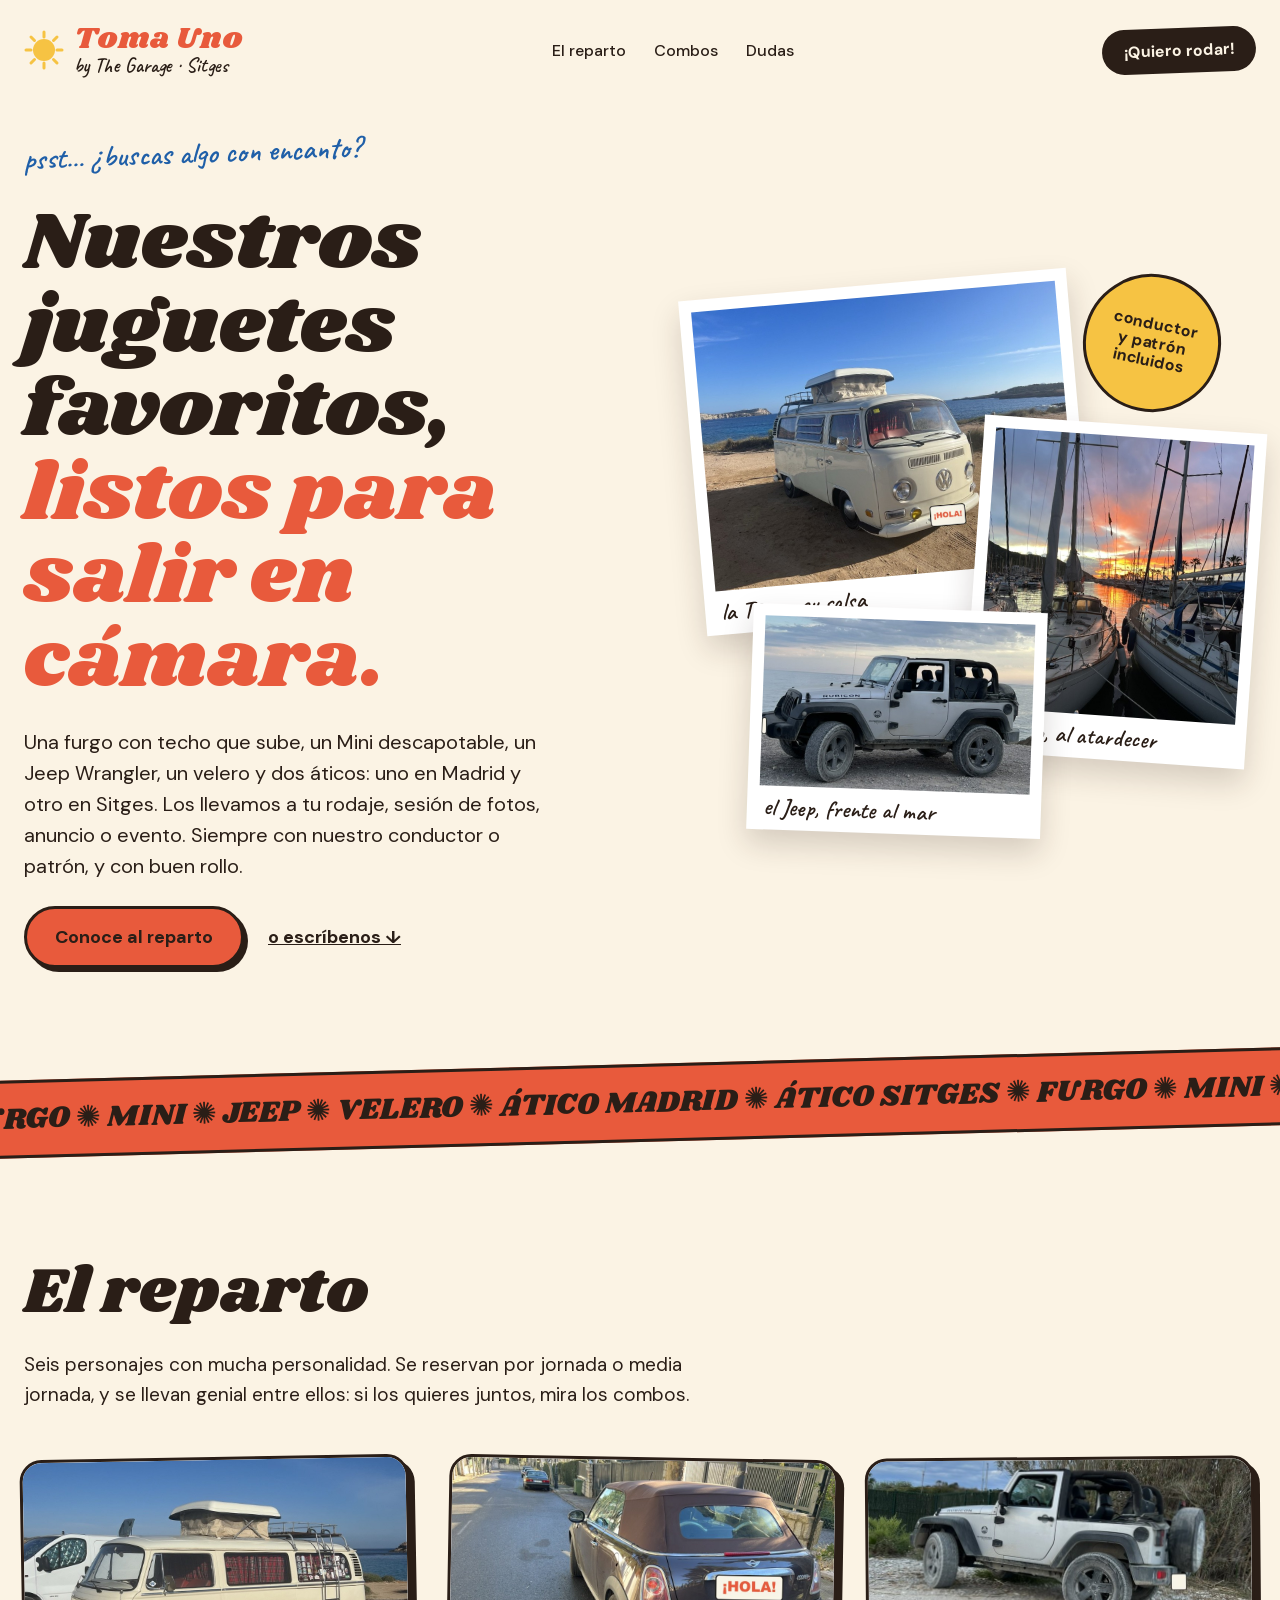
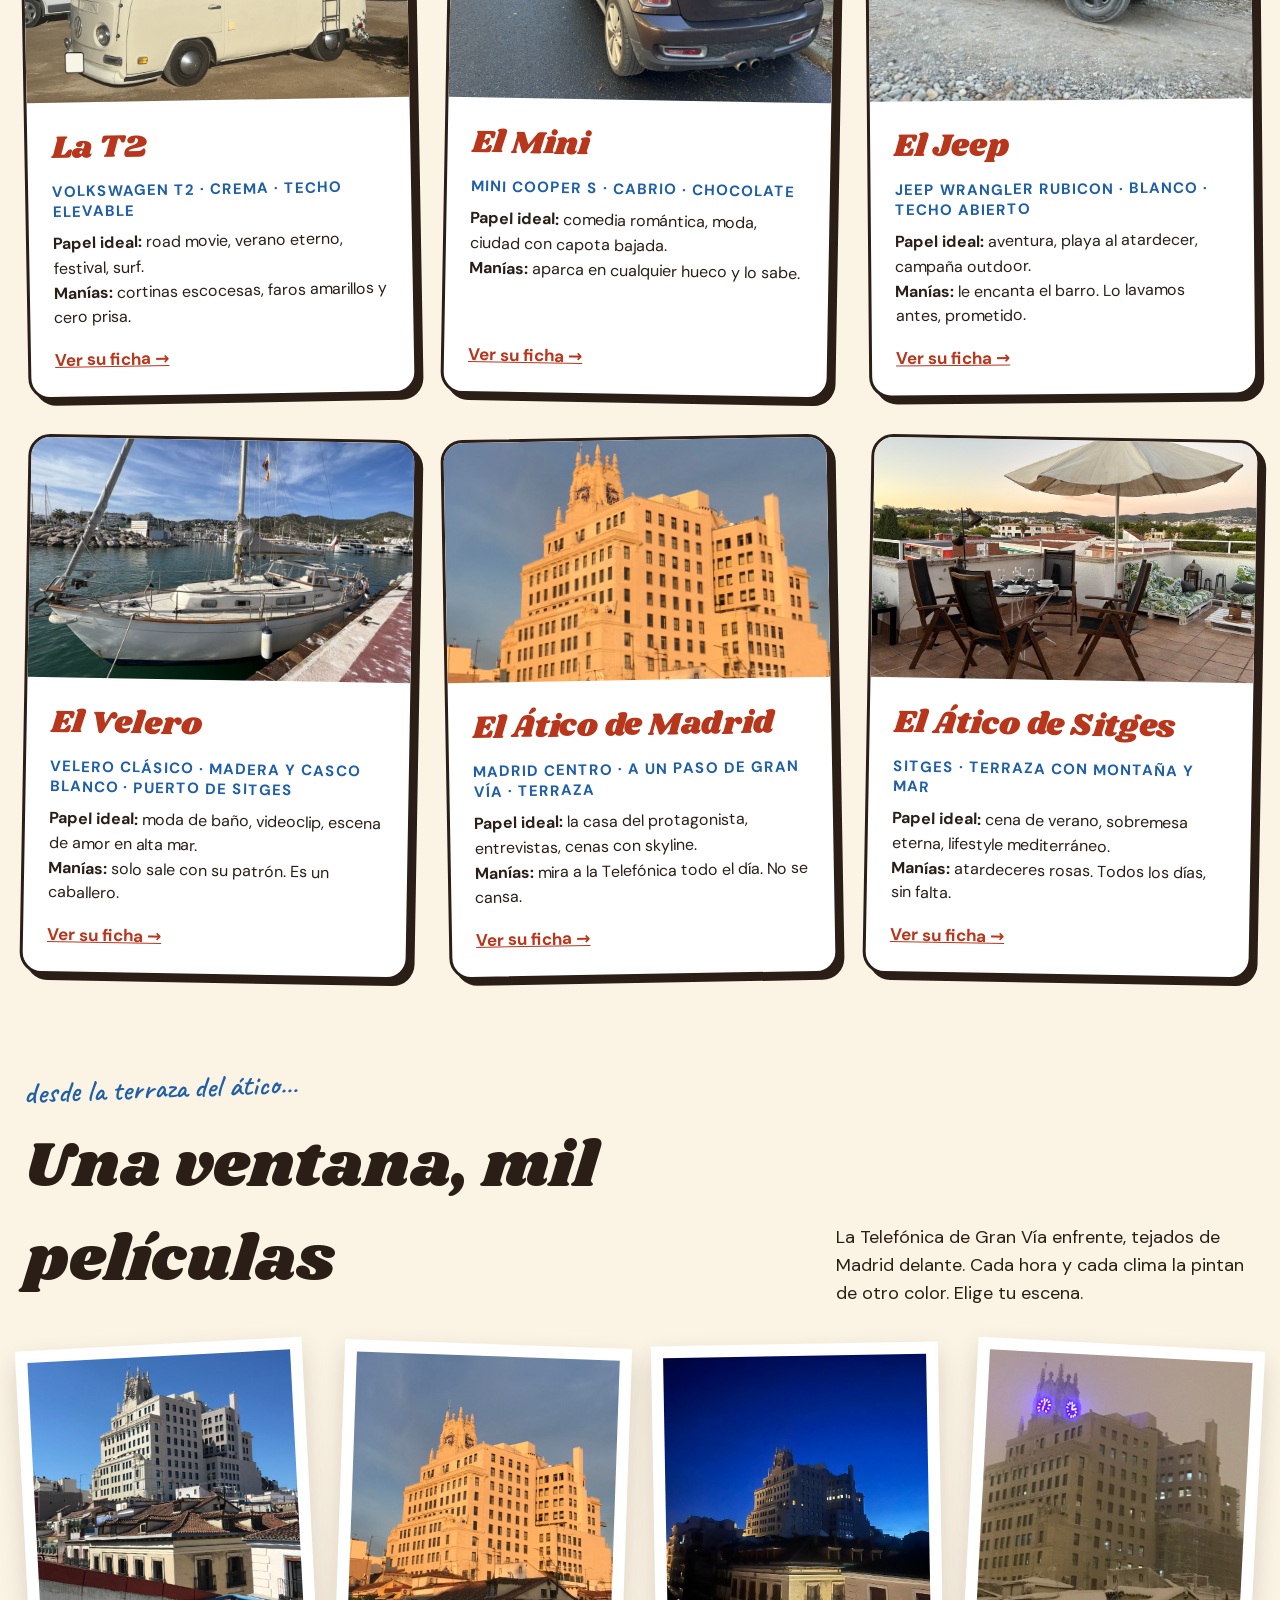
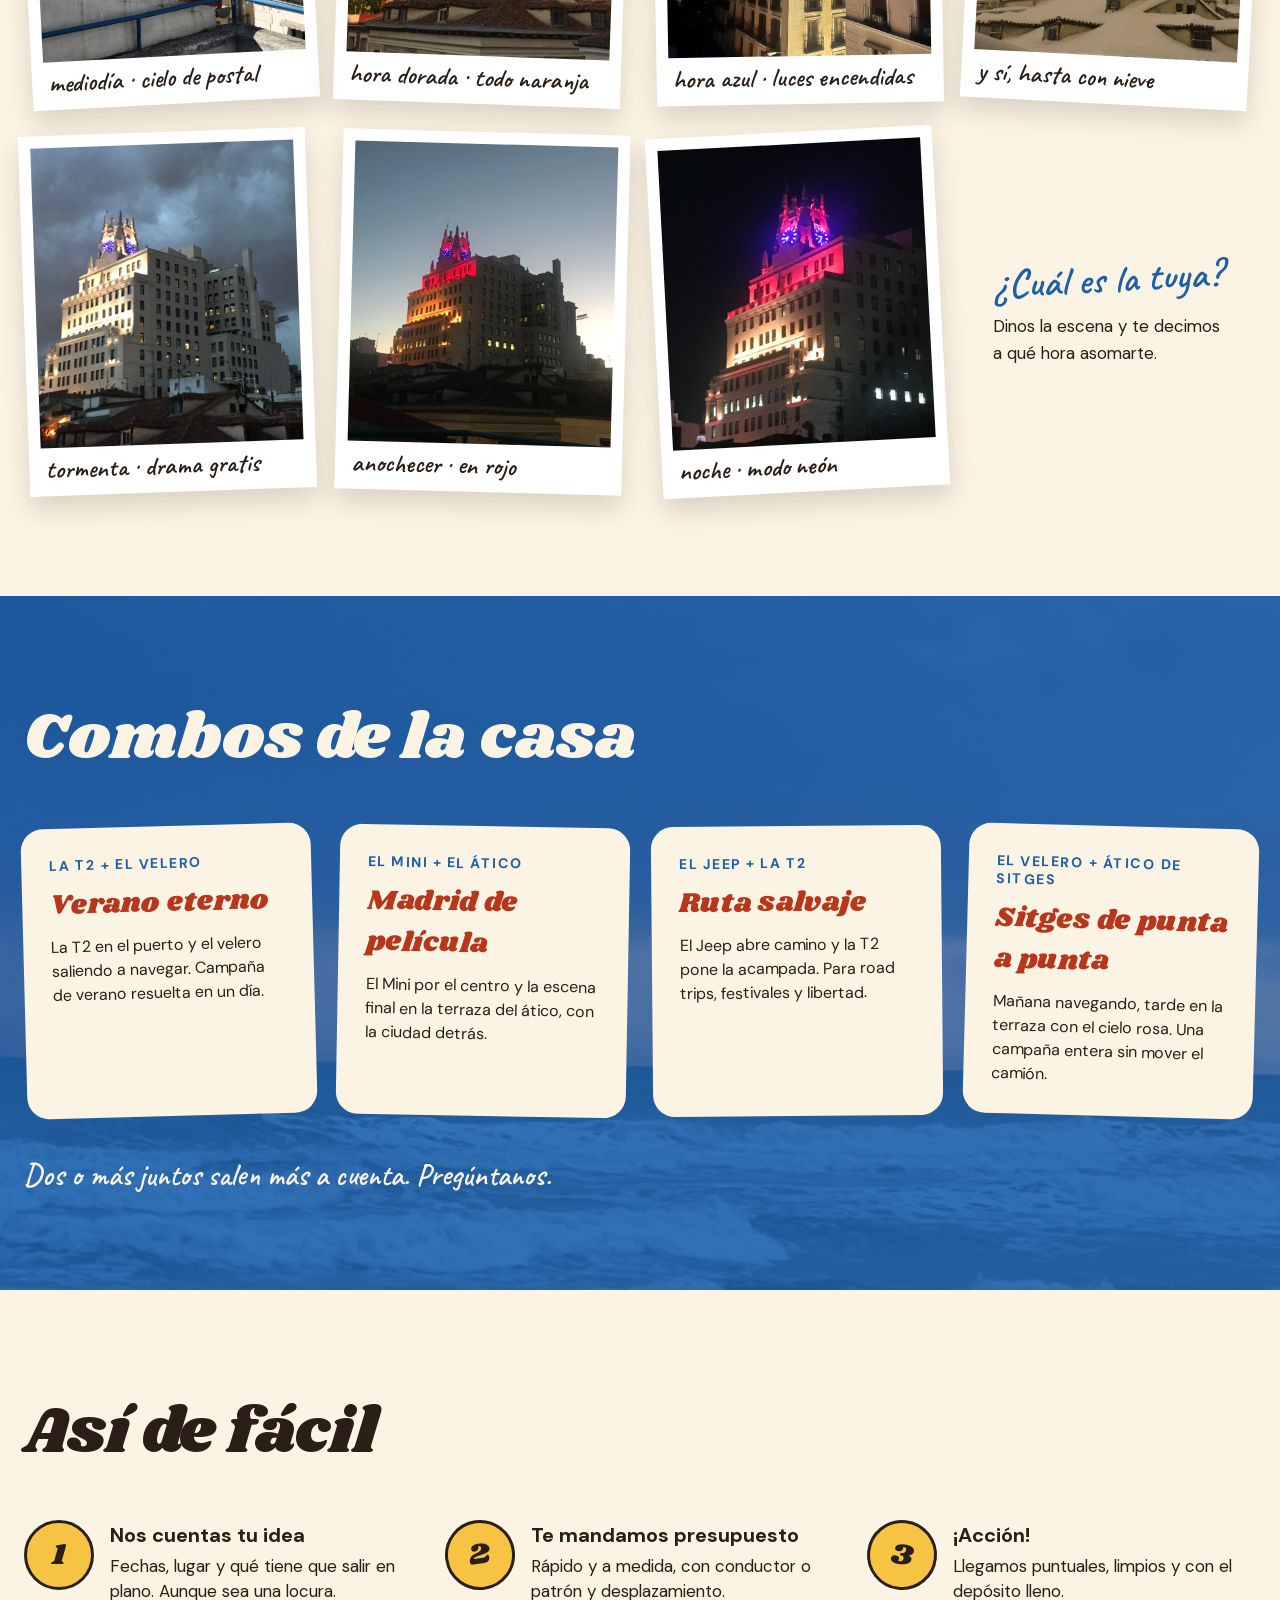
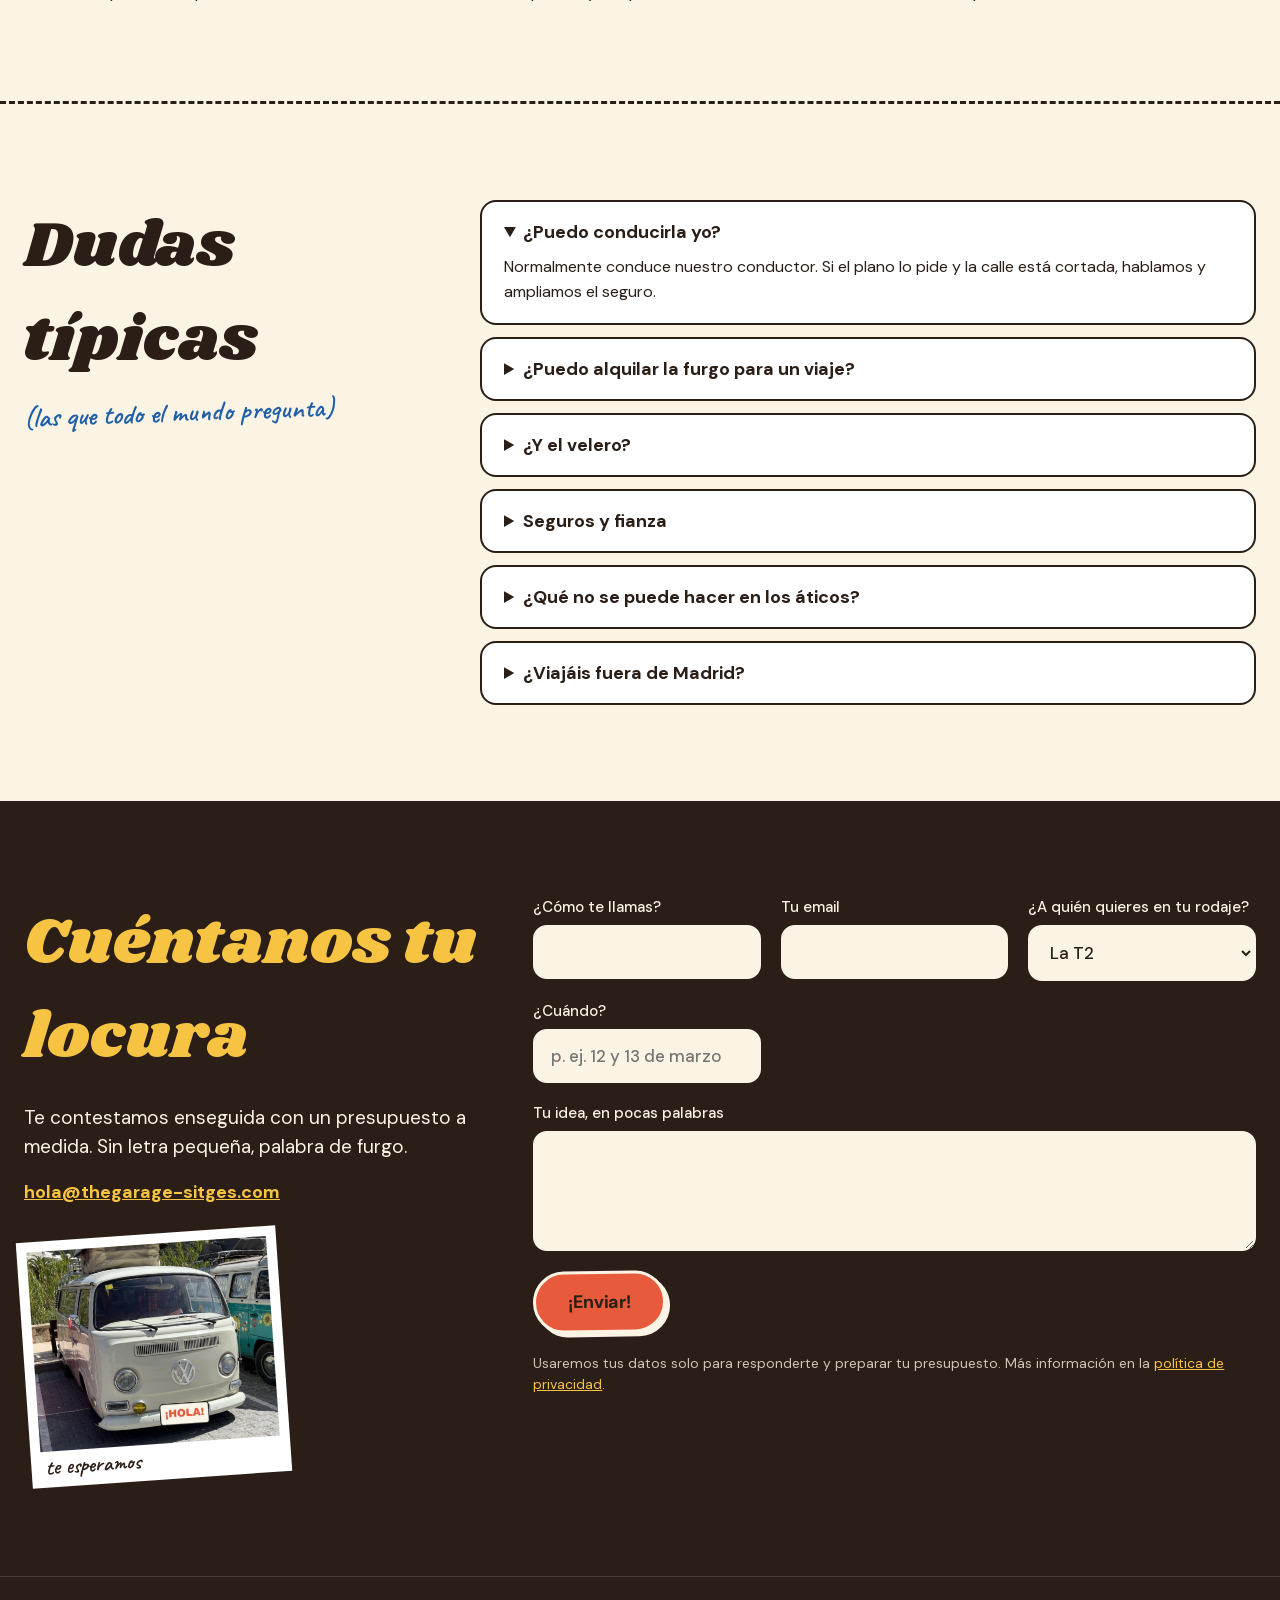
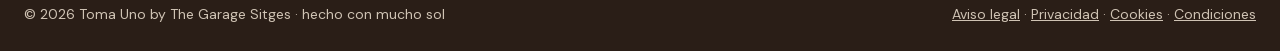
<file: index.html>
<!doctype html>
<html lang="es">
<head>
<meta charset="utf-8">
<meta name="viewport" content="width=device-width, initial-scale=1">
<title>Toma Uno by The Garage · Vehículos de época, velero y localizaciones para rodajes y eventos en Madrid y Sitges</title>
<meta name="description" content="Una VW T2, un Mini Cooper S cabrio, un Jeep Wrangler, un velero y áticos en Gran Vía (Madrid) y Sitges para rodajes, publicidad, sesiones de fotos y eventos. Siempre con conductor o patrón.">
<link rel="canonical" href="https://thegarage-sitges.com/">
<meta property="og:type" content="website">
<meta property="og:locale" content="es_ES">
<meta property="og:title" content="Toma Uno by The Garage · Vehículos de época, velero y localizaciones para rodajes y eventos en Madrid y Sitges">
<meta property="og:description" content="Una VW T2, un Mini Cooper S cabrio, un Jeep Wrangler, un velero y áticos en Gran Vía (Madrid) y Sitges para rodajes, publicidad, sesiones de fotos y eventos. Siempre con conductor o patrón.">
<meta property="og:url" content="https://thegarage-sitges.com/">
<meta property="og:image" content="https://thegarage-sitges.com/img/t2-mar.jpg">
<meta name="twitter:card" content="summary_large_image">
</head>
<body>
<link rel="stylesheet" href="fonts/fonts.css">
<style>
body{margin:0}
a{color:#B8361C}a:hover{color:#8A2410}
</style>
<div style="font-family: 'DM Sans', system-ui, sans-serif; color: #2A1E17; background: #FBF3E4; min-height: 100vh; overflow-x: hidden">

<header style="max-width: 1280px; margin: 0 auto; padding: 24px 24px; display: flex; flex-wrap: wrap; align-items: center; justify-content: space-between; gap: 16px">
<a href="#inicio" style="display: inline-flex; align-items: center; gap: 10px; text-decoration: none; color: #2A1E17">
<svg aria-hidden="true" width="40" height="40" viewBox="0 0 40 40"><circle cx="20" cy="20" r="11" fill="#F6C343"></circle><g stroke="#F6C343" stroke-width="3" stroke-linecap="round"><path d="M20 2v5M20 33v5M2 20h5M33 20h5M7 7l3.5 3.5M29.5 29.5L33 33M7 33l3.5-3.5M29.5 10.5L33 7"></path></g></svg>
<span style="display: flex; flex-direction: column; line-height: 1"><span style="font-family: Shrikhand, serif; font-size: 30px; color: #E85A3C">Toma Uno</span><span style="font-family: Caveat, cursive; font-size: 20px; color: #2A1E17; margin-top: 2px">by The Garage · Sitges</span></span>
</a>
<nav aria-label="Principal" style="display: flex; flex-wrap: wrap; gap: 8px 28px; font-size: 16px; font-weight: 500">
<a href="#reparto" style="color: #2A1E17; text-decoration: none">El reparto</a>
<a href="#combos" style="color: #2A1E17; text-decoration: none">Combos</a>
<a href="#dudas" style="color: #2A1E17; text-decoration: none">Dudas</a>
</nav>
<a href="#contacto" style="background: #2A1E17; color: #FBF3E4; font-weight: 700; font-size: 16px; padding: 12px 22px; border-radius: 999px; text-decoration: none; min-height: 44px; box-sizing: border-box; display: inline-flex; align-items: center; transform: rotate(-2deg)">¡Quiero rodar!</a>
</header>

<section id="inicio" style="max-width: 1280px; margin: 0 auto; padding: 40px 24px 96px; display: flex; flex-wrap: wrap; gap: 56px; align-items: center">
<div style="flex: 1 1 460px; min-width: 0; display: flex; flex-direction: column; gap: 24px">
<p style="margin: 0; font-family: Caveat, cursive; font-size: 30px; color: #1F5FA8; transform: rotate(-2deg); transform-origin: left">psst… ¿buscas algo con encanto?</p>
<h1 style="margin: 0; font-family: Shrikhand, serif; font-weight: 400; font-size: clamp(44px, 6.4vw, 88px); line-height: 1.02; color: #2A1E17">Nuestros juguetes favoritos, <span style="color: #E85A3C">listos para salir en cámara.</span></h1>
<p style="margin: 0; font-size: 20px; line-height: 1.55; max-width: 540px">Una furgo con techo que sube, un Mini descapotable, un Jeep Wrangler, un velero y dos áticos: uno en Madrid y otro en Sitges. Los llevamos a tu rodaje, sesión de fotos, anuncio o evento. Siempre con nuestro conductor o patrón, y con buen rollo.</p>
<div style="display: flex; flex-wrap: wrap; gap: 12px; align-items: center">
<a href="#reparto" style="background: #E85A3C; color: #2A1E17; font-weight: 700; font-size: 18px; padding: 16px 28px; border-radius: 999px; text-decoration: none; border: 3px solid #2A1E17; box-shadow: 4px 4px 0 #2A1E17">Conoce al reparto</a>
<a href="#contacto" style="font-weight: 700; font-size: 18px; padding: 16px 12px; color: #2A1E17">o escríbenos ↓</a>
</div>
</div>
<div style="flex: 1 1 460px; min-width: 0; position: relative; height: 560px">
<figure style="margin: 0; position: absolute; left: 4%; top: 10px; width: 62%; background: #FFFFFF; padding: 12px 12px 44px; box-shadow: 0 14px 30px rgba(42,30,23,0.18); transform: rotate(-5deg)">
<img src="img/t2-mar.jpg" alt="Furgoneta Volkswagen T2 crema con el techo elevado junto al mar" style="display: block; width: 100%; height: 280px; object-fit: cover">
<figcaption style="position: absolute; left: 16px; bottom: 8px; font-family: Caveat, cursive; font-size: 24px">la T2, en su salsa</figcaption>
</figure>
<figure style="margin: 0; position: absolute; right: 0; top: 150px; width: 44%; background: #FFFFFF; padding: 12px 12px 44px; box-shadow: 0 14px 30px rgba(42,30,23,0.18); transform: rotate(4deg)">
<img src="img/velero-atardecer.jpg" alt="El velero amarrado al atardecer" style="display: block; width: 100%; height: 280px; object-fit: cover">
<figcaption style="position: absolute; left: 16px; bottom: 8px; font-family: Caveat, cursive; font-size: 24px">el velero, al atardecer</figcaption>
</figure>
<figure style="margin: 0; position: absolute; left: 14%; bottom: 0; width: 46%; background: #FFFFFF; padding: 12px 12px 44px; box-shadow: 0 14px 30px rgba(42,30,23,0.18); transform: rotate(2deg)">
<img src="img/jeep-mar.jpg" alt="Jeep Wrangler Rubicon blanco sin techo frente al mar" style="display: block; width: 100%; height: 170px; object-fit: cover; object-position: center 70%">
<figcaption style="position: absolute; left: 16px; bottom: 8px; font-family: Caveat, cursive; font-size: 24px">el Jeep, frente al mar</figcaption>
</figure>
<div style="position: absolute; right: 6%; top: 0; width: 132px; height: 132px; border-radius: 50%; background: #F6C343; border: 3px solid #2A1E17; display: flex; align-items: center; justify-content: center; text-align: center; font-weight: 700; font-size: 16px; line-height: 1.15; transform: rotate(12deg)">conductor<br>y patrón<br>incluidos</div>
</div>
</section>

<div aria-hidden="true" style="background: #E85A3C; border-top: 3px solid #2A1E17; border-bottom: 3px solid #2A1E17; transform: rotate(-1.5deg); margin: 0 -40px; padding: 14px 0; white-space: nowrap; overflow: hidden; font-family: Shrikhand, serif; font-size: 30px; color: #2A1E17">
FURGO ✺ MINI ✺ JEEP ✺ VELERO ✺ ÁTICO MADRID ✺ ÁTICO SITGES ✺ FURGO ✺ MINI ✺ JEEP ✺ VELERO ✺ ÁTICO MADRID ✺ ÁTICO SITGES ✺
</div>

<section id="reparto">
<div style="max-width: 1280px; margin: 0 auto; padding: 104px 24px 96px; display: flex; flex-direction: column; gap: 48px">
<div style="display: flex; flex-direction: column; gap: 10px; max-width: 720px">
<h2 style="margin: 0; font-family: Shrikhand, serif; font-weight: 400; font-size: clamp(40px, 5vw, 64px)">El reparto</h2>
<p style="margin: 0; font-size: 19px; line-height: 1.55">Seis personajes con mucha personalidad. Se reservan por jornada o media jornada, y se llevan genial entre ellos: si los quieres juntos, mira los combos.</p>
</div>

<div style="display: grid; grid-template-columns: repeat(auto-fit, minmax(320px, 1fr)); gap: 40px 32px">

<article style="background: #FFFFFF; border: 3px solid #2A1E17; border-radius: 22px; box-shadow: 6px 6px 0 #2A1E17; overflow: hidden; display: flex; flex-direction: column; transform: rotate(-1deg)">
<div style="position: relative">
<img src="img/t2-lateral.jpg" alt="VW T2 crema de lado con cortinas escocesas y escalera" style="display: block; width: 100%; height: 240px; object-fit: cover">
</div>
<div style="padding: 22px 24px 26px; display: flex; flex-direction: column; gap: 10px; flex-grow: 1">
<h3 style="margin: 0; font-family: Shrikhand, serif; font-weight: 400; font-size: 32px; color: #B8361C">La T2</h3>
<p style="margin: 0; font-size: 15px; font-weight: 700; text-transform: uppercase; letter-spacing: 1px; color: #1F5FA8">Volkswagen T2 · crema · techo elevable</p>
<p style="margin: 0; font-size: 16px; line-height: 1.55"><strong>Papel ideal:</strong> road movie, verano eterno, festival, surf.<br><strong>Manías:</strong> cortinas escocesas, faros amarillos y cero prisa.</p>
<a href="t2.html" style="margin-top: auto; padding-top: 8px; font-weight: 700; font-size: 17px">Ver su ficha →</a>
</div>
</article>

<article style="background: #FFFFFF; border: 3px solid #2A1E17; border-radius: 22px; box-shadow: 6px 6px 0 #2A1E17; overflow: hidden; display: flex; flex-direction: column; transform: rotate(1deg)">
<div style="position: relative">
<img src="img/mini-trasera.jpg" alt="Mini Cooper S descapotable marrón en una calle arbolada" style="display: block; width: 100%; height: 240px; object-fit: cover">
</div>
<div style="padding: 22px 24px 26px; display: flex; flex-direction: column; gap: 10px; flex-grow: 1">
<h3 style="margin: 0; font-family: Shrikhand, serif; font-weight: 400; font-size: 32px; color: #B8361C">El Mini</h3>
<p style="margin: 0; font-size: 15px; font-weight: 700; text-transform: uppercase; letter-spacing: 1px; color: #1F5FA8">Mini Cooper S · cabrio · chocolate</p>
<p style="margin: 0; font-size: 16px; line-height: 1.55"><strong>Papel ideal:</strong> comedia romántica, moda, ciudad con capota bajada.<br><strong>Manías:</strong> aparca en cualquier hueco y lo sabe.</p>
<a href="#contacto" style="margin-top: auto; padding-top: 8px; font-weight: 700; font-size: 17px">Ver su ficha →</a>
</div>
</article>

<article style="background: #FFFFFF; border: 3px solid #2A1E17; border-radius: 22px; box-shadow: 6px 6px 0 #2A1E17; overflow: hidden; display: flex; flex-direction: column; transform: rotate(-0.5deg)">
<div style="position: relative">
<img src="img/jeep-canas.jpg" alt="Jeep Wrangler Rubicon blanco sin techo junto a unas cañas" style="display: block; width: 100%; height: 240px; object-fit: cover; object-position: center 65%">
</div>
<div style="padding: 22px 24px 26px; display: flex; flex-direction: column; gap: 10px; flex-grow: 1">
<h3 style="margin: 0; font-family: Shrikhand, serif; font-weight: 400; font-size: 32px; color: #B8361C">El Jeep</h3>
<p style="margin: 0; font-size: 15px; font-weight: 700; text-transform: uppercase; letter-spacing: 1px; color: #1F5FA8">Jeep Wrangler Rubicon · blanco · techo abierto</p>
<p style="margin: 0; font-size: 16px; line-height: 1.55"><strong>Papel ideal:</strong> aventura, playa al atardecer, campaña outdoor.<br><strong>Manías:</strong> le encanta el barro. Lo lavamos antes, prometido.</p>
<a href="#contacto" style="margin-top: auto; padding-top: 8px; font-weight: 700; font-size: 17px">Ver su ficha →</a>
</div>
</article>

<article style="background: #FFFFFF; border: 3px solid #2A1E17; border-radius: 22px; box-shadow: 6px 6px 0 #2A1E17; overflow: hidden; display: flex; flex-direction: column; transform: rotate(1deg)">
<div style="position: relative">
<img src="img/velero-puerto.jpg" alt="Velero amarrado en un puerto mediterráneo" style="display: block; width: 100%; height: 240px; object-fit: cover">
</div>
<div style="padding: 22px 24px 26px; display: flex; flex-direction: column; gap: 10px; flex-grow: 1">
<h3 style="margin: 0; font-family: Shrikhand, serif; font-weight: 400; font-size: 32px; color: #B8361C">El Velero</h3>
<p style="margin: 0; font-size: 15px; font-weight: 700; text-transform: uppercase; letter-spacing: 1px; color: #1F5FA8">Velero clásico · madera y casco blanco · Puerto de Sitges</p>
<p style="margin: 0; font-size: 16px; line-height: 1.55"><strong>Papel ideal:</strong> moda de baño, videoclip, escena de amor en alta mar.<br><strong>Manías:</strong> solo sale con su patrón. Es un caballero.</p>
<a href="#contacto" style="margin-top: auto; padding-top: 8px; font-weight: 700; font-size: 17px">Ver su ficha →</a>
</div>
</article>

<article style="background: #FFFFFF; border: 3px solid #2A1E17; border-radius: 22px; box-shadow: 6px 6px 0 #2A1E17; overflow: hidden; display: flex; flex-direction: column; transform: rotate(-1deg)">
<div style="position: relative">
<img src="img/atico-madrid-hora-dorada.jpg" alt="Vista desde la terraza del ático al edificio Telefónica en hora dorada" style="display: block; width: 100%; height: 240px; object-fit: cover; object-position: center 40%">
</div>
<div style="padding: 22px 24px 26px; display: flex; flex-direction: column; gap: 10px; flex-grow: 1">
<h3 style="margin: 0; font-family: Shrikhand, serif; font-weight: 400; font-size: 32px; color: #B8361C">El Ático de Madrid</h3>
<p style="margin: 0; font-size: 15px; font-weight: 700; text-transform: uppercase; letter-spacing: 1px; color: #1F5FA8">Madrid centro · a un paso de Gran Vía · terraza</p>
<p style="margin: 0; font-size: 16px; line-height: 1.55"><strong>Papel ideal:</strong> la casa del protagonista, entrevistas, cenas con skyline.<br><strong>Manías:</strong> mira a la Telefónica todo el día. No se cansa.</p>
<a href="#contacto" style="margin-top: auto; padding-top: 8px; font-weight: 700; font-size: 17px">Ver su ficha →</a>
</div>
</article>

<article style="background: #FFFFFF; border: 3px solid #2A1E17; border-radius: 22px; box-shadow: 6px 6px 0 #2A1E17; overflow: hidden; display: flex; flex-direction: column; transform: rotate(1deg)">
<div style="position: relative">
<img src="img/atico-sitges-mesa.jpg" alt="Terraza del ático de Sitges con mesa, sombrilla y sofás de palets al atardecer" style="display: block; width: 100%; height: 240px; object-fit: cover">
</div>
<div style="padding: 22px 24px 26px; display: flex; flex-direction: column; gap: 10px; flex-grow: 1">
<h3 style="margin: 0; font-family: Shrikhand, serif; font-weight: 400; font-size: 32px; color: #B8361C">El Ático de Sitges</h3>
<p style="margin: 0; font-size: 15px; font-weight: 700; text-transform: uppercase; letter-spacing: 1px; color: #1F5FA8">Sitges · terraza con montaña y mar</p>
<p style="margin: 0; font-size: 16px; line-height: 1.55"><strong>Papel ideal:</strong> cena de verano, sobremesa eterna, lifestyle mediterráneo.<br><strong>Manías:</strong> atardeceres rosas. Todos los días, sin falta.</p>
<a href="#contacto" style="margin-top: auto; padding-top: 8px; font-weight: 700; font-size: 17px">Ver su ficha →</a>
</div>
</article>

</div>
</div>
</section>

<section aria-labelledby="vistas" style="max-width: 1280px; margin: 0 auto; padding: 0 24px 104px">
<div style="display: flex; flex-wrap: wrap; align-items: flex-end; justify-content: space-between; gap: 16px; margin-bottom: 36px">
<div style="display: flex; flex-direction: column; gap: 8px; max-width: 720px">
<p style="margin: 0; font-family: Caveat, cursive; font-size: 30px; color: #1F5FA8; transform: rotate(-2deg); transform-origin: left">desde la terraza del ático…</p>
<h2 id="vistas" style="margin: 0; font-family: Shrikhand, serif; font-weight: 400; font-size: clamp(40px, 5vw, 64px)">Una ventana, mil películas</h2>
</div>
<p style="margin: 0; max-width: 420px; font-size: 18px; line-height: 1.55">La Telefónica de Gran Vía enfrente, tejados de Madrid delante. Cada hora y cada clima la pintan de otro color. Elige tu escena.</p>
</div>
<div style="display: grid; grid-template-columns: repeat(auto-fit, minmax(240px, 1fr)); gap: 28px">
<figure style="margin: 0; background: #FFFFFF; padding: 12px 12px 48px; box-shadow: 0 12px 26px rgba(42,30,23,0.16); transform: rotate(-3deg); position: relative">
<img src="img/atico-madrid-dia.jpg" alt="Vista de día con cielo azul al edificio Telefónica y tejados" style="display: block; width: 100%; height: 300px; object-fit: cover">
<figcaption style="position: absolute; left: 16px; bottom: 10px; font-family: Caveat, cursive; font-size: 26px">mediodía · cielo de postal</figcaption>
</figure>
<figure style="margin: 0; background: #FFFFFF; padding: 12px 12px 48px; box-shadow: 0 12px 26px rgba(42,30,23,0.16); transform: rotate(2deg); position: relative">
<img src="img/atico-madrid-hora-dorada.jpg" alt="El edificio Telefónica teñido de naranja al atardecer" style="display: block; width: 100%; height: 300px; object-fit: cover">
<figcaption style="position: absolute; left: 16px; bottom: 10px; font-family: Caveat, cursive; font-size: 26px">hora dorada · todo naranja</figcaption>
</figure>
<figure style="margin: 0; background: #FFFFFF; padding: 12px 12px 48px; box-shadow: 0 12px 26px rgba(42,30,23,0.16); transform: rotate(-1deg); position: relative">
<img src="img/atico-madrid-hora-azul.jpg" alt="Hora azul con el edificio Telefónica iluminado" style="display: block; width: 100%; height: 300px; object-fit: cover; object-position: center 40%">
<figcaption style="position: absolute; left: 16px; bottom: 10px; font-family: Caveat, cursive; font-size: 26px">hora azul · luces encendidas</figcaption>
</figure>
<figure style="margin: 0; background: #FFFFFF; padding: 12px 12px 48px; box-shadow: 0 12px 26px rgba(42,30,23,0.16); transform: rotate(3deg); position: relative">
<img src="img/atico-madrid-nieve.jpg" alt="Tejados nevados con el reloj de la Telefónica iluminado en violeta" style="display: block; width: 100%; height: 300px; object-fit: cover">
<figcaption style="position: absolute; left: 16px; bottom: 10px; font-family: Caveat, cursive; font-size: 26px">y sí, hasta con nieve</figcaption>
</figure>
<figure style="margin: 0; background: #FFFFFF; padding: 12px 12px 48px; box-shadow: 0 12px 26px rgba(42,30,23,0.16); transform: rotate(-2deg); position: relative">
<img src="img/atico-madrid-tormenta.jpg" alt="La Telefónica iluminada bajo un cielo de tormenta" style="display: block; width: 100%; height: 300px; object-fit: cover">
<figcaption style="position: absolute; left: 16px; bottom: 10px; font-family: Caveat, cursive; font-size: 26px">tormenta · drama gratis</figcaption>
</figure>
<figure style="margin: 0; background: #FFFFFF; padding: 12px 12px 48px; box-shadow: 0 12px 26px rgba(42,30,23,0.16); transform: rotate(1.5deg); position: relative">
<img src="img/atico-madrid-anochecer.jpg" alt="La torre de la Telefónica iluminada en rojo al anochecer" style="display: block; width: 100%; height: 300px; object-fit: cover">
<figcaption style="position: absolute; left: 16px; bottom: 10px; font-family: Caveat, cursive; font-size: 26px">anochecer · en rojo</figcaption>
</figure>
<figure style="margin: 0; background: #FFFFFF; padding: 12px 12px 48px; box-shadow: 0 12px 26px rgba(42,30,23,0.16); transform: rotate(-3deg); position: relative">
<img src="img/atico-madrid-noche.jpg" alt="La torre de la Telefónica iluminada en rosa de noche" style="display: block; width: 100%; height: 300px; object-fit: cover">
<figcaption style="position: absolute; left: 16px; bottom: 10px; font-family: Caveat, cursive; font-size: 26px">noche · modo neón</figcaption>
</figure>
<div style="display: flex; flex-direction: column; justify-content: center; gap: 12px; padding: 24px">
<p style="margin: 0; font-family: Caveat, cursive; font-size: 40px; line-height: 1.1; color: #1F5FA8; transform: rotate(-3deg)">¿Cuál es la tuya?</p>
<p style="margin: 0; font-size: 17px; line-height: 1.55">Dinos la escena y te decimos a qué hora asomarte.</p>
</div>
</div>
</section>

<section id="combos" style="background: #1F5FA8; color: #FBF3E4; position: relative">
<img src="img/mar.jpg" alt="" aria-hidden="true" style="position: absolute; inset: 0; width: 100%; height: 100%; object-fit: cover; opacity: 0.22">
<div style="position: relative; max-width: 1280px; margin: 0 auto; padding: 96px 24px; display: flex; flex-direction: column; gap: 40px">
<h2 style="margin: 0; font-family: Shrikhand, serif; font-weight: 400; font-size: clamp(40px, 5vw, 64px)">Combos de la casa</h2>
<div style="display: grid; grid-template-columns: repeat(auto-fit, minmax(260px, 1fr)); gap: 24px">
<div style="background: #FBF3E4; color: #2A1E17; border-radius: 22px; padding: 28px; display: flex; flex-direction: column; gap: 10px; transform: rotate(-1.5deg)">
<p style="margin: 0; font-size: 14px; font-weight: 700; text-transform: uppercase; letter-spacing: 1.5px; color: #1F5FA8">La T2 + El Velero</p>
<h3 style="margin: 0; font-family: Shrikhand, serif; font-weight: 400; font-size: 28px; color: #B8361C">Verano eterno</h3>
<p style="margin: 0; font-size: 16px; line-height: 1.5">La T2 en el puerto y el velero saliendo a navegar. Campaña de verano resuelta en un día.</p>
</div>
<div style="background: #FBF3E4; color: #2A1E17; border-radius: 22px; padding: 28px; display: flex; flex-direction: column; gap: 10px; transform: rotate(1deg)">
<p style="margin: 0; font-size: 14px; font-weight: 700; text-transform: uppercase; letter-spacing: 1.5px; color: #1F5FA8">El Mini + El Ático</p>
<h3 style="margin: 0; font-family: Shrikhand, serif; font-weight: 400; font-size: 28px; color: #B8361C">Madrid de película</h3>
<p style="margin: 0; font-size: 16px; line-height: 1.5">El Mini por el centro y la escena final en la terraza del ático, con la ciudad detrás.</p>
</div>
<div style="background: #FBF3E4; color: #2A1E17; border-radius: 22px; padding: 28px; display: flex; flex-direction: column; gap: 10px; transform: rotate(-0.5deg)">
<p style="margin: 0; font-size: 14px; font-weight: 700; text-transform: uppercase; letter-spacing: 1.5px; color: #1F5FA8">El Jeep + La T2</p>
<h3 style="margin: 0; font-family: Shrikhand, serif; font-weight: 400; font-size: 28px; color: #B8361C">Ruta salvaje</h3>
<p style="margin: 0; font-size: 16px; line-height: 1.5">El Jeep abre camino y la T2 pone la acampada. Para road trips, festivales y libertad.</p>
</div>
<div style="background: #FBF3E4; color: #2A1E17; border-radius: 22px; padding: 28px; display: flex; flex-direction: column; gap: 10px; transform: rotate(1.5deg)">
<p style="margin: 0; font-size: 14px; font-weight: 700; text-transform: uppercase; letter-spacing: 1.5px; color: #1F5FA8">El Velero + Ático de Sitges</p>
<h3 style="margin: 0; font-family: Shrikhand, serif; font-weight: 400; font-size: 28px; color: #B8361C">Sitges de punta a punta</h3>
<p style="margin: 0; font-size: 16px; line-height: 1.5">Mañana navegando, tarde en la terraza con el cielo rosa. Una campaña entera sin mover el camión.</p>
</div>
</div>
<p style="margin: 0; font-family: Caveat, cursive; font-size: 30px">Dos o más juntos salen más a cuenta. Pregúntanos.</p>
</div>
</section>

<section aria-labelledby="facil">
<div style="max-width: 1280px; margin: 0 auto; padding: 96px 24px; display: flex; flex-direction: column; gap: 40px">
<h2 id="facil" style="margin: 0; font-family: Shrikhand, serif; font-weight: 400; font-size: clamp(40px, 5vw, 64px)">Así de fácil</h2>
<ol style="margin: 0; padding: 0; list-style: none; display: grid; grid-template-columns: repeat(auto-fit, minmax(240px, 1fr)); gap: 32px">
<li style="display: flex; gap: 16px; align-items: flex-start"><span style="flex: none; width: 64px; height: 64px; border-radius: 50%; background: #F6C343; border: 3px solid #2A1E17; display: flex; align-items: center; justify-content: center; font-family: Shrikhand, serif; font-size: 30px">1</span><span style="font-size: 17px; line-height: 1.5"><strong style="display: block; font-size: 20px; margin-bottom: 4px">Nos cuentas tu idea</strong>Fechas, lugar y qué tiene que salir en plano. Aunque sea una locura.</span></li>
<li style="display: flex; gap: 16px; align-items: flex-start"><span style="flex: none; width: 64px; height: 64px; border-radius: 50%; background: #F6C343; border: 3px solid #2A1E17; display: flex; align-items: center; justify-content: center; font-family: Shrikhand, serif; font-size: 30px; transform: rotate(-8deg)">2</span><span style="font-size: 17px; line-height: 1.5"><strong style="display: block; font-size: 20px; margin-bottom: 4px">Te mandamos presupuesto</strong>Rápido y a medida, con conductor o patrón y desplazamiento.</span></li>
<li style="display: flex; gap: 16px; align-items: flex-start"><span style="flex: none; width: 64px; height: 64px; border-radius: 50%; background: #F6C343; border: 3px solid #2A1E17; display: flex; align-items: center; justify-content: center; font-family: Shrikhand, serif; font-size: 30px; transform: rotate(6deg)">3</span><span style="font-size: 17px; line-height: 1.5"><strong style="display: block; font-size: 20px; margin-bottom: 4px">¡Acción!</strong>Llegamos puntuales, limpios y con el depósito lleno.</span></li>
</ol>
</div>
</section>

<section id="dudas" style="border-top: 3px dashed #2A1E17">
<div style="max-width: 1280px; margin: 0 auto; padding: 96px 24px; display: flex; flex-wrap: wrap; gap: 48px">
<div style="flex: 1 1 300px; display: flex; flex-direction: column; gap: 12px">
<h2 style="margin: 0; font-family: Shrikhand, serif; font-weight: 400; font-size: clamp(40px, 5vw, 64px)">Dudas típicas</h2>
<p style="margin: 0; font-family: Caveat, cursive; font-size: 28px; color: #1F5FA8; transform: rotate(-2deg); transform-origin: left">(las que todo el mundo pregunta)</p>
</div>
<div style="flex: 2 1 560px; min-width: 0; display: flex; flex-direction: column; gap: 12px">
<details open style="background: #FFFFFF; border: 2px solid #2A1E17; border-radius: 16px; padding: 18px 22px"><summary style="font-size: 18px; font-weight: 700; cursor: pointer">¿Puedo conducirla yo?</summary><p style="margin: 10px 0 0; font-size: 16px; line-height: 1.6">Normalmente conduce nuestro conductor. Si el plano lo pide y la calle está cortada, hablamos y ampliamos el seguro.</p></details>
<details style="background: #FFFFFF; border: 2px solid #2A1E17; border-radius: 16px; padding: 18px 22px"><summary style="font-size: 18px; font-weight: 700; cursor: pointer">¿Puedo alquilar la furgo para un viaje?</summary><p style="margin: 10px 0 0; font-size: 16px; line-height: 1.6">No: no somos un rent a car ni hacemos traslados. Nuestros vehículos y el velero solo salen para rodajes, sesiones de fotos y eventos, y siempre con nuestro conductor o patrón.</p></details>
<details style="background: #FFFFFF; border: 2px solid #2A1E17; border-radius: 16px; padding: 18px 22px"><summary style="font-size: 18px; font-weight: 700; cursor: pointer">¿Y el velero?</summary><p style="margin: 10px 0 0; font-size: 16px; line-height: 1.6">El velero sale siempre con su patrón titulado. Hasta 5 personas a bordo, y se rueda desde el puerto de Sitges.</p></details>
<details style="background: #FFFFFF; border: 2px solid #2A1E17; border-radius: 16px; padding: 18px 22px"><summary style="font-size: 18px; font-weight: 700; cursor: pointer">Seguros y fianza</summary><p style="margin: 10px 0 0; font-size: 16px; line-height: 1.6">Tú traes el seguro de RC de rodaje; nosotros, el del vehículo. Hay una fianza que vuelve a tu cuenta al terminar.</p></details>
<details style="background: #FFFFFF; border: 2px solid #2A1E17; border-radius: 16px; padding: 18px 22px"><summary style="font-size: 18px; font-weight: 700; cursor: pointer">¿Qué no se puede hacer en los áticos?</summary><p style="margin: 10px 0 0; font-size: 16px; line-height: 1.6">Humo, fuego de verdad y fiestas multitudinarias. Los vecinos son majos; queremos que sigan siéndolo. Y no son alojamiento: aquí se rueda, no se duerme.</p></details>
<details style="background: #FFFFFF; border: 2px solid #2A1E17; border-radius: 16px; padding: 18px 22px"><summary style="font-size: 18px; font-weight: 700; cursor: pointer">¿Viajáis fuera de Madrid?</summary><p style="margin: 10px 0 0; font-size: 16px; line-height: 1.6">¡Claro! El desplazamiento va incluido en el presupuesto. La T2 adora la costa.</p></details>
</div>
</div>
</section>

<section id="contacto" style="background: #2A1E17; color: #FBF3E4">
<div style="max-width: 1280px; margin: 0 auto; padding: 96px 24px; display: flex; flex-wrap: wrap; gap: 48px; align-items: flex-start">
<div style="flex: 1 1 360px; display: flex; flex-direction: column; gap: 18px">
<h2 style="margin: 0; font-family: Shrikhand, serif; font-weight: 400; font-size: clamp(40px, 5vw, 64px); color: #F6C343">Cuéntanos tu locura</h2>
<p style="margin: 0; font-size: 19px; line-height: 1.55">Te contestamos enseguida con un presupuesto a medida. Sin letra pequeña, palabra de furgo.</p>
<p style="margin: 0; font-size: 18px; font-weight: 700"><a href="mailto:hola@thegarage-sitges.com" style="color: #F6C343">hola@thegarage-sitges.com</a></p>
<figure style="margin: 12px 0 0; width: 240px; background: #FFFFFF; padding: 10px 10px 36px; transform: rotate(-4deg); position: relative">
<img src="img/t2-palmeras.jpg" alt="Frontal de la T2 entre palmeras" style="display: block; width: 100%; height: 200px; object-fit: cover">
<figcaption style="position: absolute; left: 14px; bottom: 6px; font-family: Caveat, cursive; font-size: 22px; color: #2A1E17">te esperamos</figcaption>
</figure>
</div>
<form style="flex: 2 1 520px; min-width: 0; display: grid; grid-template-columns: repeat(auto-fit, minmax(220px, 1fr)); gap: 20px">
<label style="display: flex; flex-direction: column; gap: 8px; font-size: 15px; font-weight: 500">¿Cómo te llamas?<input type="text" style="font: inherit; font-size: 17px; padding: 14px 16px; min-height: 48px; box-sizing: border-box; border-radius: 14px; border: 2px solid #FBF3E4; background: #FBF3E4; color: #2A1E17"></label>
<label style="display: flex; flex-direction: column; gap: 8px; font-size: 15px; font-weight: 500">Tu email<input type="email" style="font: inherit; font-size: 17px; padding: 14px 16px; min-height: 48px; box-sizing: border-box; border-radius: 14px; border: 2px solid #FBF3E4; background: #FBF3E4; color: #2A1E17"></label>
<label style="display: flex; flex-direction: column; gap: 8px; font-size: 15px; font-weight: 500">¿A quién quieres en tu rodaje?<select style="font: inherit; font-size: 17px; padding: 14px 16px; min-height: 48px; border-radius: 14px; border: 2px solid #FBF3E4; background: #FBF3E4; color: #2A1E17"><option>La T2</option><option>El Mini</option><option>El Jeep</option><option>El Velero</option><option>El Ático de Madrid</option><option>El Ático de Sitges</option><option>¡A todos!</option></select></label>
<label style="display: flex; flex-direction: column; gap: 8px; font-size: 15px; font-weight: 500">¿Cuándo?<input type="text" placeholder="p. ej. 12 y 13 de marzo" style="font: inherit; font-size: 17px; padding: 14px 16px; min-height: 48px; box-sizing: border-box; border-radius: 14px; border: 2px solid #FBF3E4; background: #FBF3E4; color: #2A1E17"></label>
<label style="grid-column: 1 / -1; display: flex; flex-direction: column; gap: 8px; font-size: 15px; font-weight: 500">Tu idea, en pocas palabras<textarea rows="4" style="font: inherit; font-size: 17px; padding: 14px 16px; border-radius: 14px; border: 2px solid #FBF3E4; background: #FBF3E4; color: #2A1E17"></textarea></label>
<button type="submit" style="justify-self: start; font: inherit; font-size: 18px; font-weight: 700; padding: 16px 32px; min-height: 48px; border: 3px solid #FBF3E4; border-radius: 999px; background: #E85A3C; color: #2A1E17; cursor: pointer; box-shadow: 4px 4px 0 #FBF3E4; transform: rotate(-1deg)">¡Enviar!</button>
<p style="grid-column: 1 / -1; margin: 0; font-size: 14px; line-height: 1.5; color: #CFC3B4">Usaremos tus datos solo para responderte y preparar tu presupuesto. Más información en la <a href="privacidad.html" style="color: #F6C343">política de privacidad</a>.</p>
</form>
</div>
</section>

<footer style="background: #2A1E17; color: #CFC3B4; border-top: 1px solid #4A3B31">
<div style="max-width: 1280px; margin: 0 auto; padding: 28px 24px; display: flex; flex-wrap: wrap; justify-content: space-between; gap: 12px; font-size: 14px">
<span>© 2026 Toma Uno by The Garage Sitges · hecho con mucho sol</span>
<span><a href="aviso-legal.html" style="color: #CFC3B4">Aviso legal</a> · <a href="privacidad.html" style="color: #CFC3B4">Privacidad</a> · <a href="cookies.html" style="color: #CFC3B4">Cookies</a> · <a href="condiciones.html" style="color: #CFC3B4">Condiciones</a></span>
</div>
</footer>

</div>
</body>
</html>
</file>
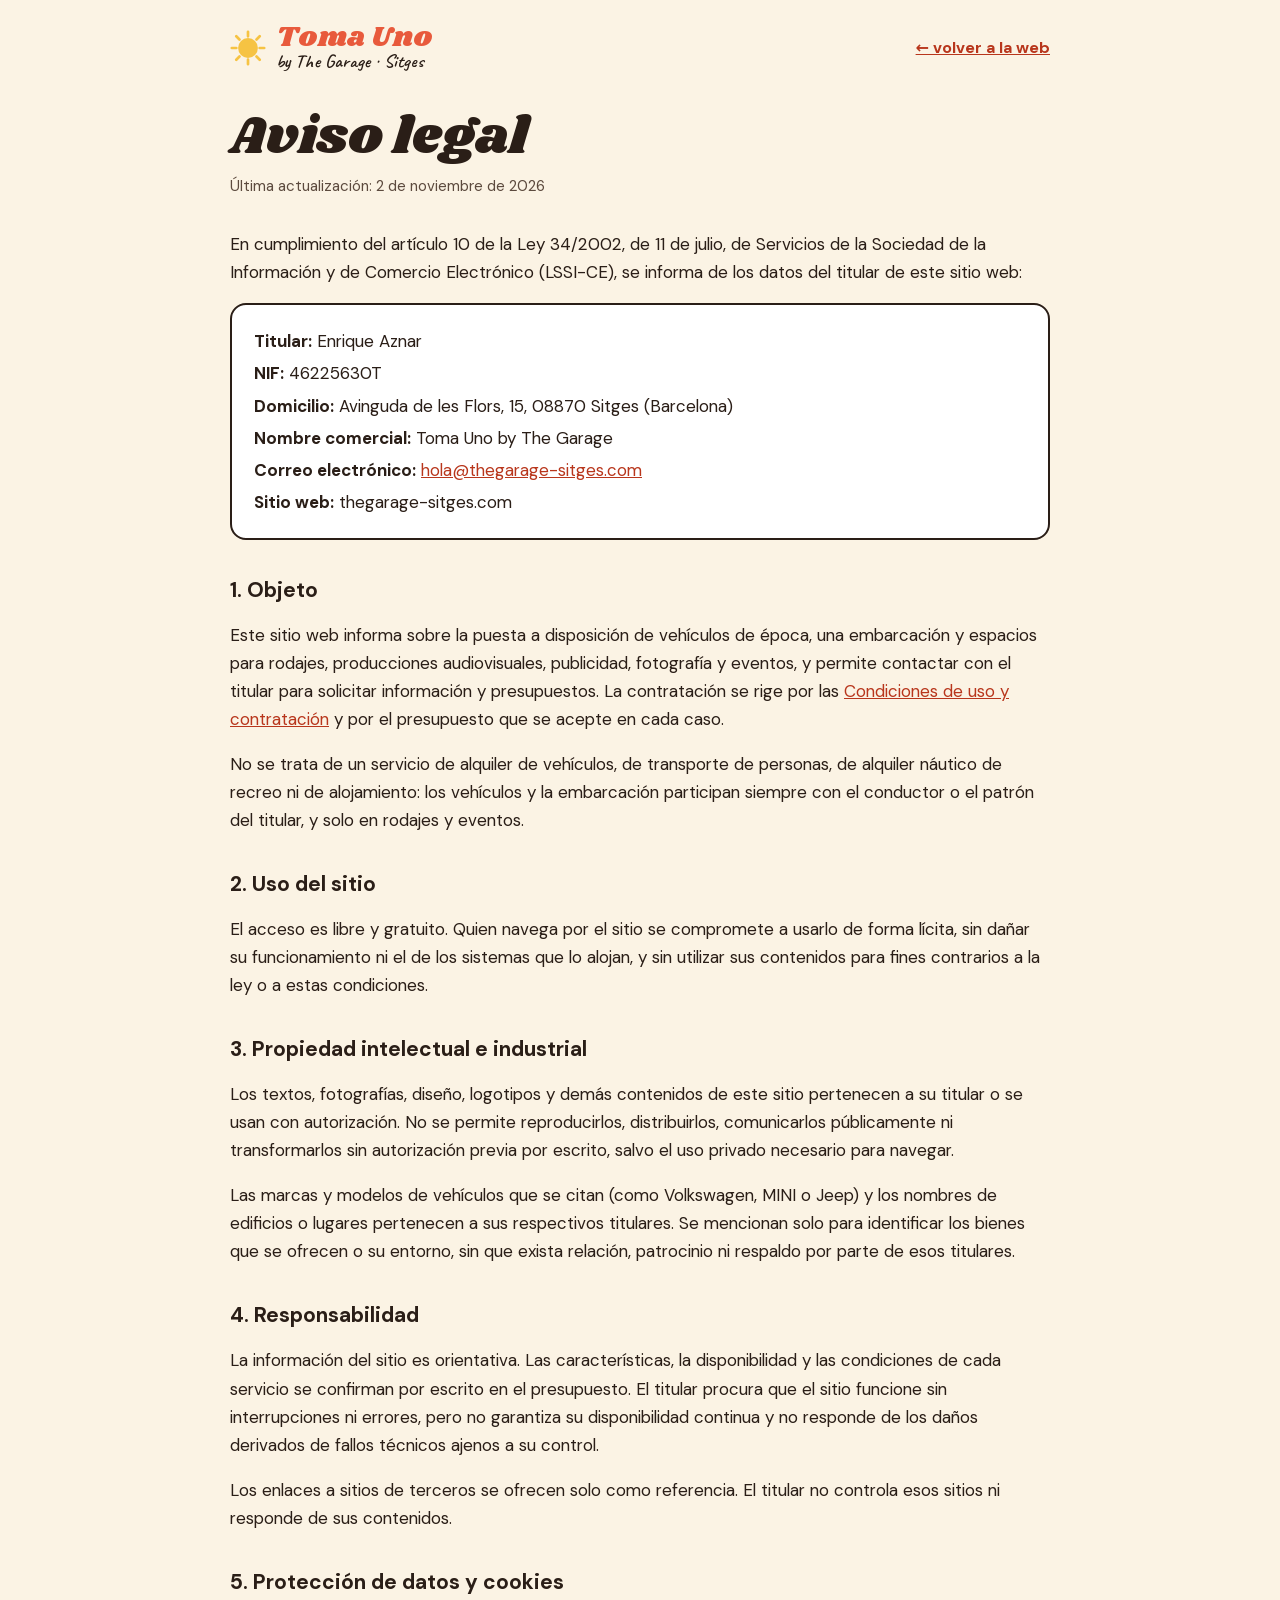
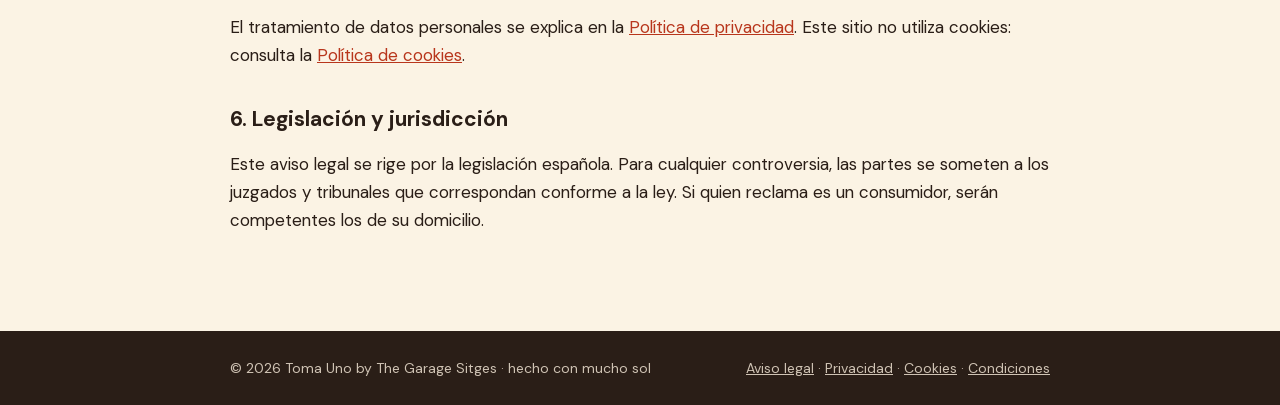
<file: aviso-legal.html>
<!doctype html>
<html lang="es">
<head>
<meta charset="utf-8">
<meta name="viewport" content="width=device-width, initial-scale=1">
<title>Aviso legal · Toma Uno by The Garage</title>
<meta name="description" content="Datos del titular y condiciones de uso del sitio web Toma Uno by The Garage.">
<link rel="canonical" href="https://thegarage-sitges.com/aviso-legal.html">
<meta name="robots" content="index, follow">
<link rel="stylesheet" href="fonts/fonts.css">
<style>
body{margin:0;font-family:'DM Sans',system-ui,sans-serif;color:#2A1E17;background:#FBF3E4}
a{color:#B8361C}a:hover{color:#8A2410}
header,main,footer>div{max-width:820px;margin:0 auto;padding-left:24px;padding-right:24px}
header{padding-top:24px;padding-bottom:8px;display:flex;flex-wrap:wrap;justify-content:space-between;align-items:center;gap:12px}
.logo{display:inline-flex;align-items:center;gap:10px;text-decoration:none;color:#2A1E17}
.logo b{font-family:Shrikhand,serif;font-weight:400;font-size:28px;color:#E85A3C}
.logo i{font-family:Caveat,cursive;font-style:normal;font-size:19px}
main{padding-top:32px;padding-bottom:80px}
h1{font-family:Shrikhand,serif;font-weight:400;font-size:clamp(36px,6vw,52px);line-height:1.05;margin:0 0 8px}
.fecha{margin:0 0 32px;color:#5C4A3E;font-size:15px}
h2{font-size:21px;margin:36px 0 10px}
p,li{font-size:17px;line-height:1.65}
ul,ol{padding-left:22px}
.ficha{background:#fff;border:2px solid #2A1E17;border-radius:16px;padding:18px 22px}
.ficha p{margin:4px 0}
footer{background:#2A1E17;color:#CFC3B4;font-size:14px}
footer>div{padding-top:28px;padding-bottom:28px;display:flex;flex-wrap:wrap;justify-content:space-between;gap:12px}
footer a{color:#CFC3B4}
</style>
</head>
<body>
<header>
<a class="logo" href="./"><svg aria-hidden="true" width="36" height="36" viewBox="0 0 40 40"><circle cx="20" cy="20" r="11" fill="#F6C343"></circle><g stroke="#F6C343" stroke-width="3" stroke-linecap="round"><path d="M20 2v5M20 33v5M2 20h5M33 20h5M7 7l3.5 3.5M29.5 29.5L33 33M7 33l3.5-3.5M29.5 10.5L33 7"></path></g></svg><span style="display:flex;flex-direction:column;line-height:1"><b>Toma Uno</b><i>by The Garage · Sitges</i></span></a>
<a href="./" style="font-weight:700">← volver a la web</a>
</header>
<main>
<h1>Aviso legal</h1>
<p class="fecha">Última actualización: 2 de noviembre de 2026</p>
<p>En cumplimiento del artículo 10 de la Ley 34/2002, de 11 de julio, de Servicios de la Sociedad de la Información y de Comercio Electrónico (LSSI-CE), se informa de los datos del titular de este sitio web:</p>
<div class="ficha">
<p><strong>Titular:</strong> Enrique Aznar</p>
<p><strong>NIF:</strong> 46225630T</p>
<p><strong>Domicilio:</strong> Avinguda de les Flors, 15, 08870 Sitges (Barcelona)</p>
<p><strong>Nombre comercial:</strong> Toma Uno by The Garage</p>
<p><strong>Correo electrónico:</strong> <a href="mailto:hola@thegarage-sitges.com">hola@thegarage-sitges.com</a></p>
<p><strong>Sitio web:</strong> thegarage-sitges.com</p>
</div>

<h2>1. Objeto</h2>
<p>Este sitio web informa sobre la puesta a disposición de vehículos de época, una embarcación y espacios para rodajes, producciones audiovisuales, publicidad, fotografía y eventos, y permite contactar con el titular para solicitar información y presupuestos. La contratación se rige por las <a href="condiciones.html">Condiciones de uso y contratación</a> y por el presupuesto que se acepte en cada caso.</p>
<p>No se trata de un servicio de alquiler de vehículos, de transporte de personas, de alquiler náutico de recreo ni de alojamiento: los vehículos y la embarcación participan siempre con el conductor o el patrón del titular, y solo en rodajes y eventos.</p>

<h2>2. Uso del sitio</h2>
<p>El acceso es libre y gratuito. Quien navega por el sitio se compromete a usarlo de forma lícita, sin dañar su funcionamiento ni el de los sistemas que lo alojan, y sin utilizar sus contenidos para fines contrarios a la ley o a estas condiciones.</p>

<h2>3. Propiedad intelectual e industrial</h2>
<p>Los textos, fotografías, diseño, logotipos y demás contenidos de este sitio pertenecen a su titular o se usan con autorización. No se permite reproducirlos, distribuirlos, comunicarlos públicamente ni transformarlos sin autorización previa por escrito, salvo el uso privado necesario para navegar.</p>
<p>Las marcas y modelos de vehículos que se citan (como Volkswagen, MINI o Jeep) y los nombres de edificios o lugares pertenecen a sus respectivos titulares. Se mencionan solo para identificar los bienes que se ofrecen o su entorno, sin que exista relación, patrocinio ni respaldo por parte de esos titulares.</p>

<h2>4. Responsabilidad</h2>
<p>La información del sitio es orientativa. Las características, la disponibilidad y las condiciones de cada servicio se confirman por escrito en el presupuesto. El titular procura que el sitio funcione sin interrupciones ni errores, pero no garantiza su disponibilidad continua y no responde de los daños derivados de fallos técnicos ajenos a su control.</p>
<p>Los enlaces a sitios de terceros se ofrecen solo como referencia. El titular no controla esos sitios ni responde de sus contenidos.</p>

<h2>5. Protección de datos y cookies</h2>
<p>El tratamiento de datos personales se explica en la <a href="privacidad.html">Política de privacidad</a>. Este sitio no utiliza cookies: consulta la <a href="cookies.html">Política de cookies</a>.</p>

<h2>6. Legislación y jurisdicción</h2>
<p>Este aviso legal se rige por la legislación española. Para cualquier controversia, las partes se someten a los juzgados y tribunales que correspondan conforme a la ley. Si quien reclama es un consumidor, serán competentes los de su domicilio.</p>

</main>
<footer><div>
<span>© 2026 Toma Uno by The Garage Sitges · hecho con mucho sol</span>
<span><a href="aviso-legal.html">Aviso legal</a> · <a href="privacidad.html">Privacidad</a> · <a href="cookies.html">Cookies</a> · <a href="condiciones.html">Condiciones</a></span>
</div></footer>
</body>
</html>
</file>
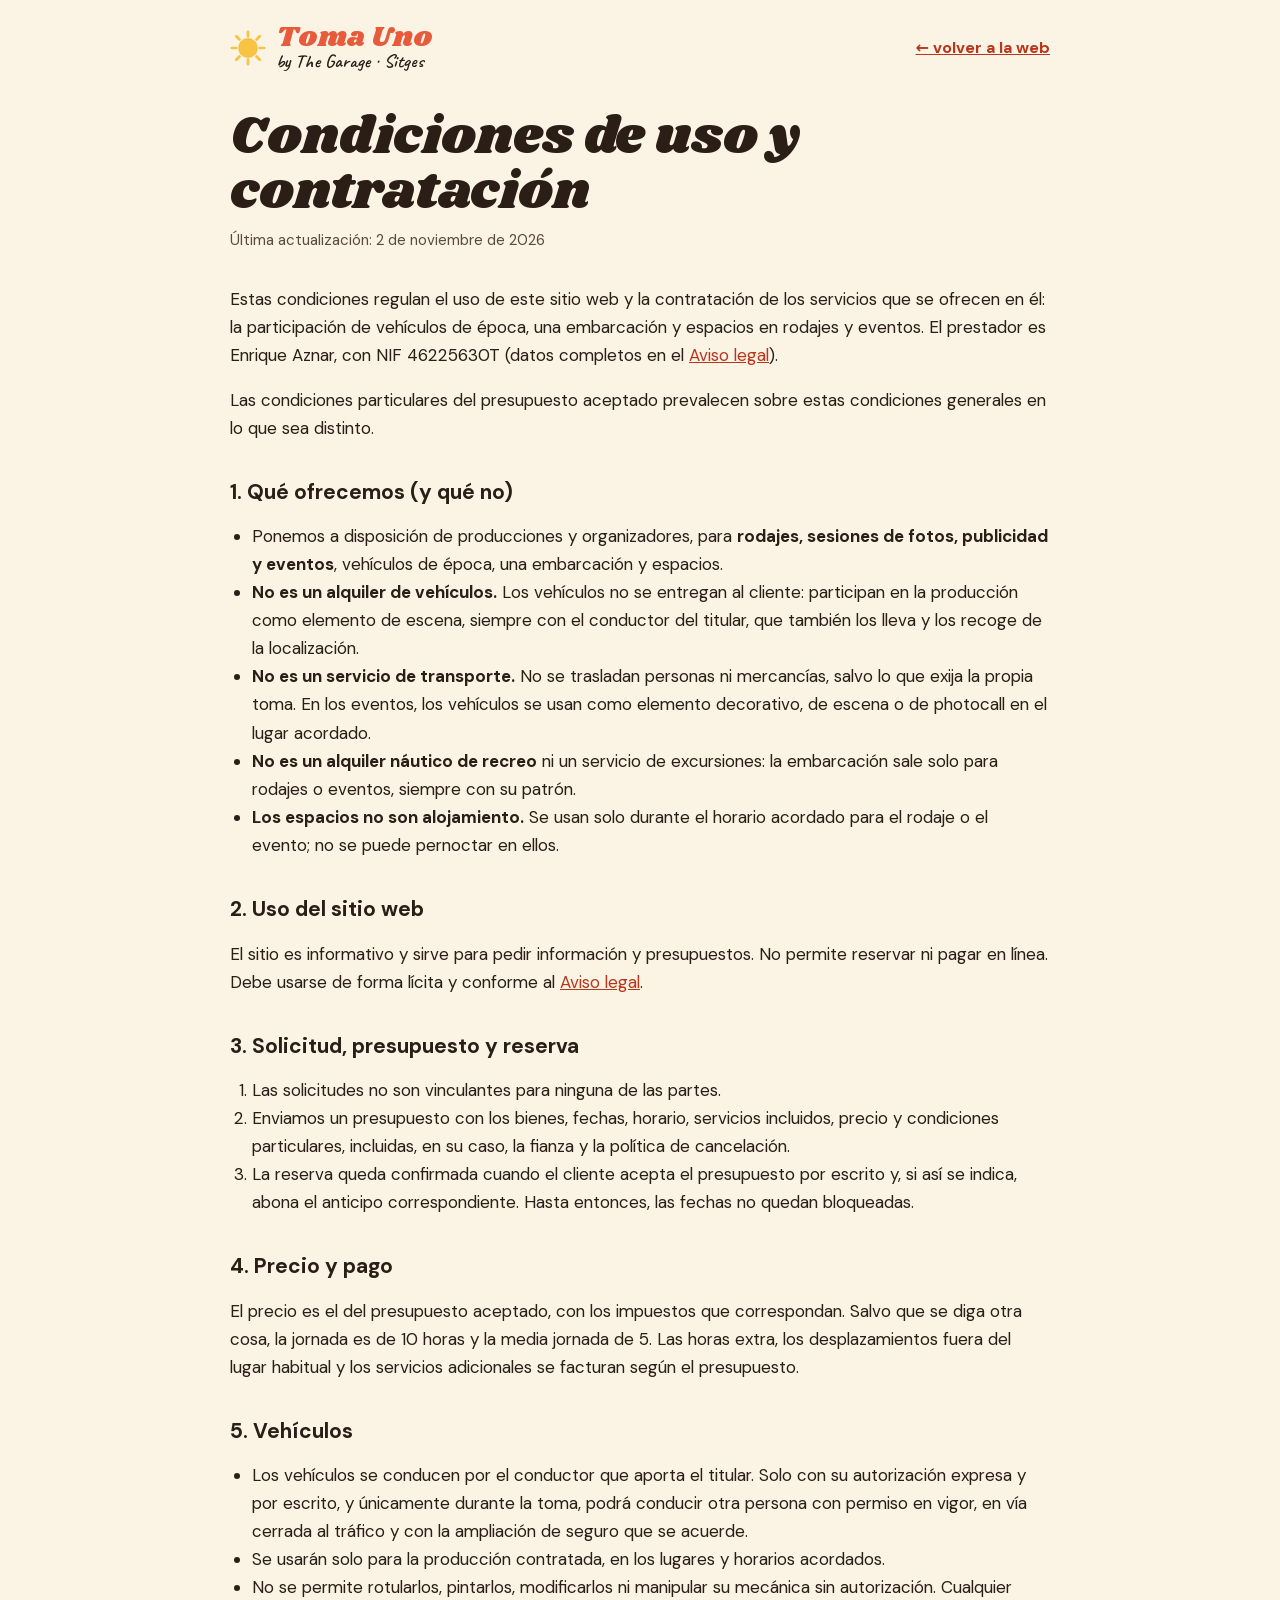
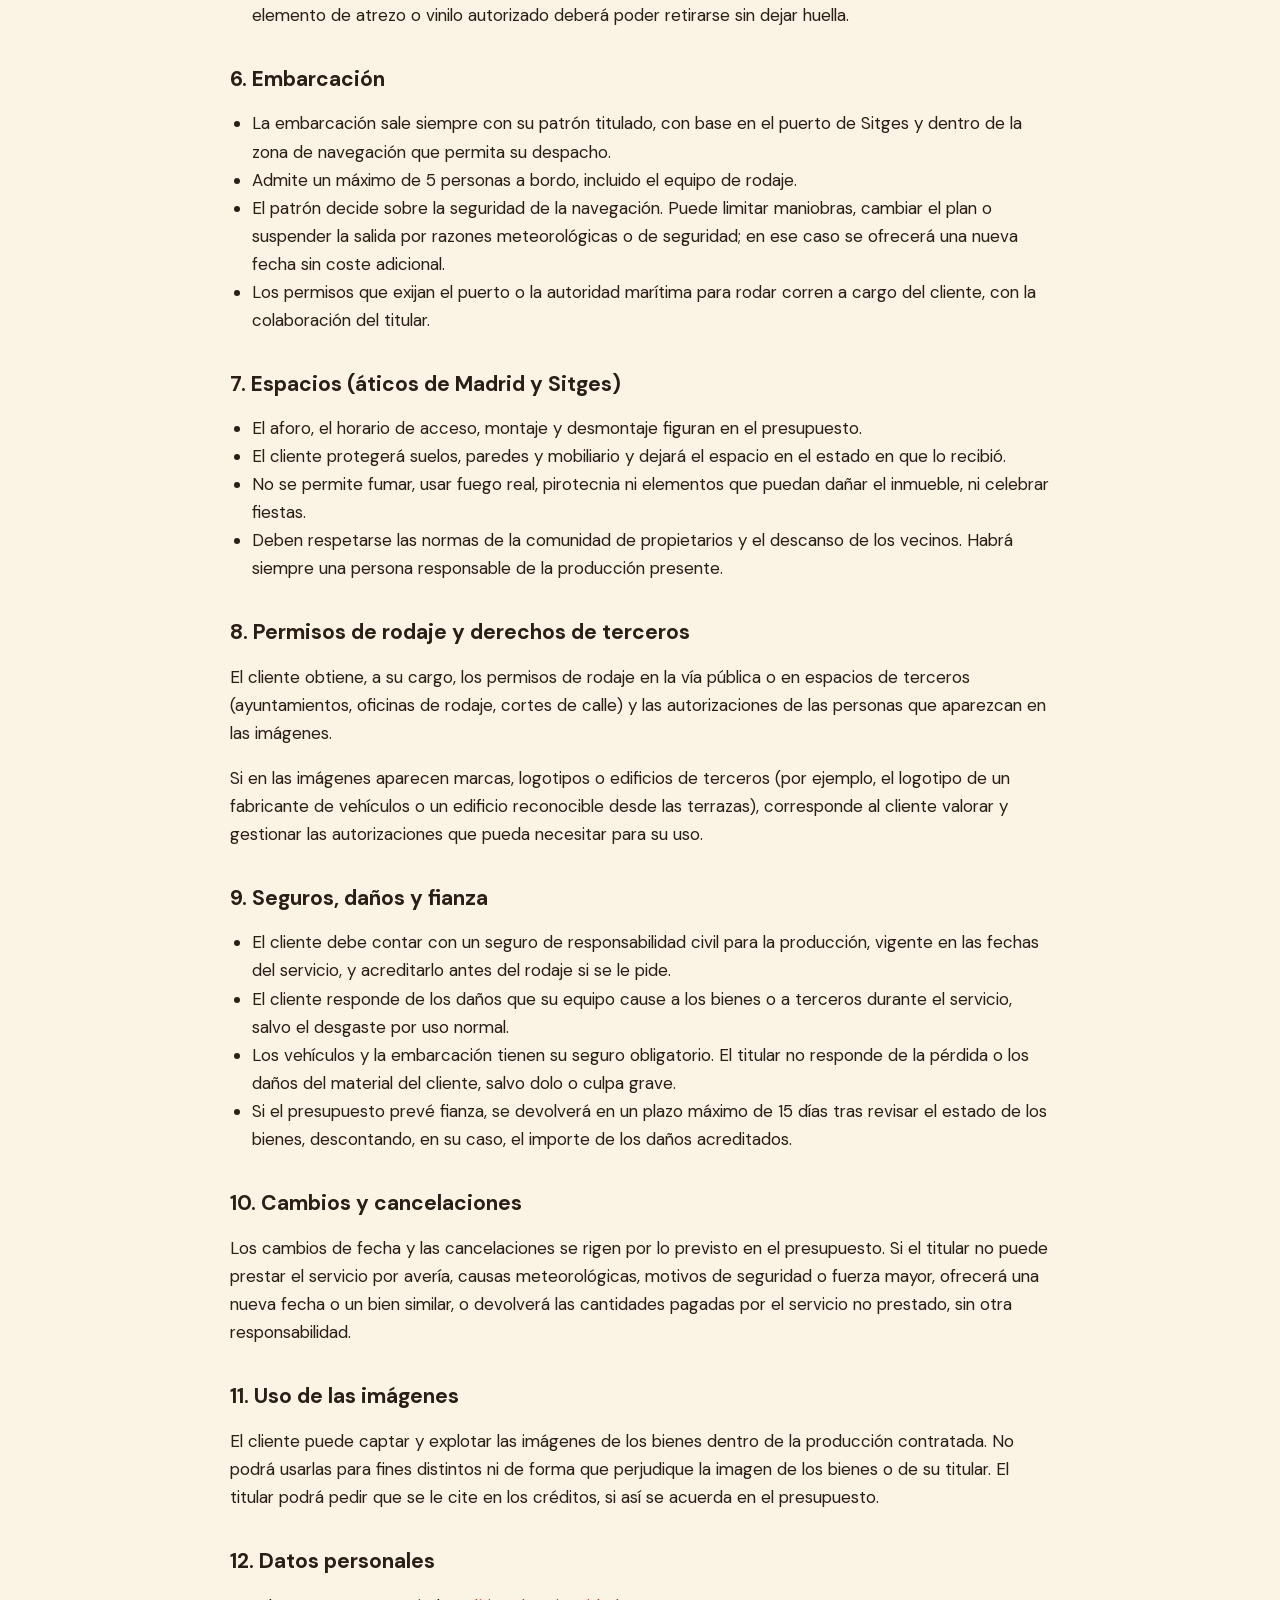
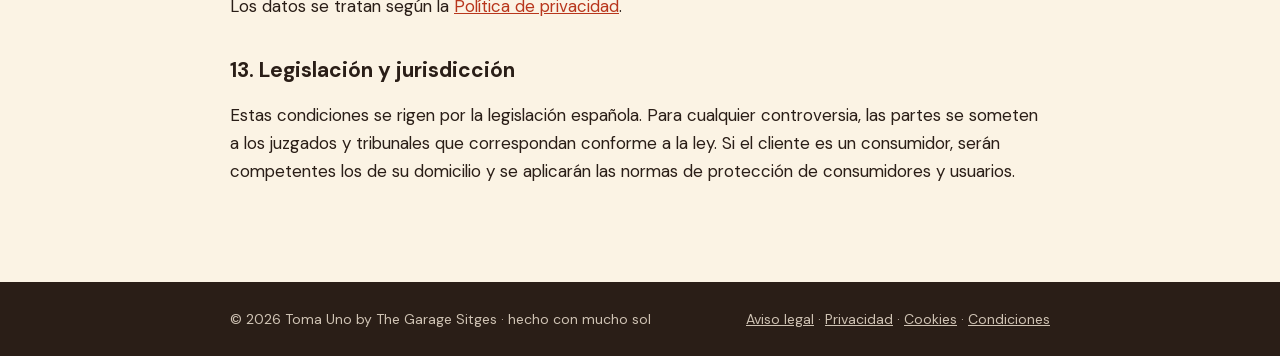
<file: condiciones.html>
<!doctype html>
<html lang="es">
<head>
<meta charset="utf-8">
<meta name="viewport" content="width=device-width, initial-scale=1">
<title>Condiciones de uso y contratación · Toma Uno by The Garage</title>
<meta name="description" content="Condiciones generales de uso del sitio y de contratación de vehículos de época, embarcación y espacios para rodajes y eventos, siempre con conductor o patrón.">
<link rel="canonical" href="https://thegarage-sitges.com/condiciones.html">
<meta name="robots" content="index, follow">
<link rel="stylesheet" href="fonts/fonts.css">
<style>
body{margin:0;font-family:'DM Sans',system-ui,sans-serif;color:#2A1E17;background:#FBF3E4}
a{color:#B8361C}a:hover{color:#8A2410}
header,main,footer>div{max-width:820px;margin:0 auto;padding-left:24px;padding-right:24px}
header{padding-top:24px;padding-bottom:8px;display:flex;flex-wrap:wrap;justify-content:space-between;align-items:center;gap:12px}
.logo{display:inline-flex;align-items:center;gap:10px;text-decoration:none;color:#2A1E17}
.logo b{font-family:Shrikhand,serif;font-weight:400;font-size:28px;color:#E85A3C}
.logo i{font-family:Caveat,cursive;font-style:normal;font-size:19px}
main{padding-top:32px;padding-bottom:80px}
h1{font-family:Shrikhand,serif;font-weight:400;font-size:clamp(36px,6vw,52px);line-height:1.05;margin:0 0 8px}
.fecha{margin:0 0 32px;color:#5C4A3E;font-size:15px}
h2{font-size:21px;margin:36px 0 10px}
p,li{font-size:17px;line-height:1.65}
ul,ol{padding-left:22px}
.ficha{background:#fff;border:2px solid #2A1E17;border-radius:16px;padding:18px 22px}
.ficha p{margin:4px 0}
footer{background:#2A1E17;color:#CFC3B4;font-size:14px}
footer>div{padding-top:28px;padding-bottom:28px;display:flex;flex-wrap:wrap;justify-content:space-between;gap:12px}
footer a{color:#CFC3B4}
</style>
</head>
<body>
<header>
<a class="logo" href="./"><svg aria-hidden="true" width="36" height="36" viewBox="0 0 40 40"><circle cx="20" cy="20" r="11" fill="#F6C343"></circle><g stroke="#F6C343" stroke-width="3" stroke-linecap="round"><path d="M20 2v5M20 33v5M2 20h5M33 20h5M7 7l3.5 3.5M29.5 29.5L33 33M7 33l3.5-3.5M29.5 10.5L33 7"></path></g></svg><span style="display:flex;flex-direction:column;line-height:1"><b>Toma Uno</b><i>by The Garage · Sitges</i></span></a>
<a href="./" style="font-weight:700">← volver a la web</a>
</header>
<main>
<h1>Condiciones de uso y contratación</h1>
<p class="fecha">Última actualización: 2 de noviembre de 2026</p>
<p>Estas condiciones regulan el uso de este sitio web y la contratación de los servicios que se ofrecen en él: la participación de vehículos de época, una embarcación y espacios en rodajes y eventos. El prestador es Enrique Aznar, con NIF 46225630T (datos completos en el <a href="aviso-legal.html">Aviso legal</a>).</p>
<p>Las condiciones particulares del presupuesto aceptado prevalecen sobre estas condiciones generales en lo que sea distinto.</p>

<h2>1. Qué ofrecemos (y qué no)</h2>
<ul>
<li>Ponemos a disposición de producciones y organizadores, para <strong>rodajes, sesiones de fotos, publicidad y eventos</strong>, vehículos de época, una embarcación y espacios.</li>
<li><strong>No es un alquiler de vehículos.</strong> Los vehículos no se entregan al cliente: participan en la producción como elemento de escena, siempre con el conductor del titular, que también los lleva y los recoge de la localización.</li>
<li><strong>No es un servicio de transporte.</strong> No se trasladan personas ni mercancías, salvo lo que exija la propia toma. En los eventos, los vehículos se usan como elemento decorativo, de escena o de photocall en el lugar acordado.</li>
<li><strong>No es un alquiler náutico de recreo</strong> ni un servicio de excursiones: la embarcación sale solo para rodajes o eventos, siempre con su patrón.</li>
<li><strong>Los espacios no son alojamiento.</strong> Se usan solo durante el horario acordado para el rodaje o el evento; no se puede pernoctar en ellos.</li>
</ul>

<h2>2. Uso del sitio web</h2>
<p>El sitio es informativo y sirve para pedir información y presupuestos. No permite reservar ni pagar en línea. Debe usarse de forma lícita y conforme al <a href="aviso-legal.html">Aviso legal</a>.</p>

<h2>3. Solicitud, presupuesto y reserva</h2>
<ol>
<li>Las solicitudes no son vinculantes para ninguna de las partes.</li>
<li>Enviamos un presupuesto con los bienes, fechas, horario, servicios incluidos, precio y condiciones particulares, incluidas, en su caso, la fianza y la política de cancelación.</li>
<li>La reserva queda confirmada cuando el cliente acepta el presupuesto por escrito y, si así se indica, abona el anticipo correspondiente. Hasta entonces, las fechas no quedan bloqueadas.</li>
</ol>

<h2>4. Precio y pago</h2>
<p>El precio es el del presupuesto aceptado, con los impuestos que correspondan. Salvo que se diga otra cosa, la jornada es de 10 horas y la media jornada de 5. Las horas extra, los desplazamientos fuera del lugar habitual y los servicios adicionales se facturan según el presupuesto.</p>

<h2>5. Vehículos</h2>
<ul>
<li>Los vehículos se conducen por el conductor que aporta el titular. Solo con su autorización expresa y por escrito, y únicamente durante la toma, podrá conducir otra persona con permiso en vigor, en vía cerrada al tráfico y con la ampliación de seguro que se acuerde.</li>
<li>Se usarán solo para la producción contratada, en los lugares y horarios acordados.</li>
<li>No se permite rotularlos, pintarlos, modificarlos ni manipular su mecánica sin autorización. Cualquier elemento de atrezo o vinilo autorizado deberá poder retirarse sin dejar huella.</li>
</ul>

<h2>6. Embarcación</h2>
<ul>
<li>La embarcación sale siempre con su patrón titulado, con base en el puerto de Sitges y dentro de la zona de navegación que permita su despacho.</li>
<li>Admite un máximo de 5 personas a bordo, incluido el equipo de rodaje.</li>
<li>El patrón decide sobre la seguridad de la navegación. Puede limitar maniobras, cambiar el plan o suspender la salida por razones meteorológicas o de seguridad; en ese caso se ofrecerá una nueva fecha sin coste adicional.</li>
<li>Los permisos que exijan el puerto o la autoridad marítima para rodar corren a cargo del cliente, con la colaboración del titular.</li>
</ul>

<h2>7. Espacios (áticos de Madrid y Sitges)</h2>
<ul>
<li>El aforo, el horario de acceso, montaje y desmontaje figuran en el presupuesto.</li>
<li>El cliente protegerá suelos, paredes y mobiliario y dejará el espacio en el estado en que lo recibió.</li>
<li>No se permite fumar, usar fuego real, pirotecnia ni elementos que puedan dañar el inmueble, ni celebrar fiestas.</li>
<li>Deben respetarse las normas de la comunidad de propietarios y el descanso de los vecinos. Habrá siempre una persona responsable de la producción presente.</li>
</ul>

<h2>8. Permisos de rodaje y derechos de terceros</h2>
<p>El cliente obtiene, a su cargo, los permisos de rodaje en la vía pública o en espacios de terceros (ayuntamientos, oficinas de rodaje, cortes de calle) y las autorizaciones de las personas que aparezcan en las imágenes.</p>
<p>Si en las imágenes aparecen marcas, logotipos o edificios de terceros (por ejemplo, el logotipo de un fabricante de vehículos o un edificio reconocible desde las terrazas), corresponde al cliente valorar y gestionar las autorizaciones que pueda necesitar para su uso.</p>

<h2>9. Seguros, daños y fianza</h2>
<ul>
<li>El cliente debe contar con un seguro de responsabilidad civil para la producción, vigente en las fechas del servicio, y acreditarlo antes del rodaje si se le pide.</li>
<li>El cliente responde de los daños que su equipo cause a los bienes o a terceros durante el servicio, salvo el desgaste por uso normal.</li>
<li>Los vehículos y la embarcación tienen su seguro obligatorio. El titular no responde de la pérdida o los daños del material del cliente, salvo dolo o culpa grave.</li>
<li>Si el presupuesto prevé fianza, se devolverá en un plazo máximo de 15 días tras revisar el estado de los bienes, descontando, en su caso, el importe de los daños acreditados.</li>
</ul>

<h2>10. Cambios y cancelaciones</h2>
<p>Los cambios de fecha y las cancelaciones se rigen por lo previsto en el presupuesto. Si el titular no puede prestar el servicio por avería, causas meteorológicas, motivos de seguridad o fuerza mayor, ofrecerá una nueva fecha o un bien similar, o devolverá las cantidades pagadas por el servicio no prestado, sin otra responsabilidad.</p>

<h2>11. Uso de las imágenes</h2>
<p>El cliente puede captar y explotar las imágenes de los bienes dentro de la producción contratada. No podrá usarlas para fines distintos ni de forma que perjudique la imagen de los bienes o de su titular. El titular podrá pedir que se le cite en los créditos, si así se acuerda en el presupuesto.</p>

<h2>12. Datos personales</h2>
<p>Los datos se tratan según la <a href="privacidad.html">Política de privacidad</a>.</p>

<h2>13. Legislación y jurisdicción</h2>
<p>Estas condiciones se rigen por la legislación española. Para cualquier controversia, las partes se someten a los juzgados y tribunales que correspondan conforme a la ley. Si el cliente es un consumidor, serán competentes los de su domicilio y se aplicarán las normas de protección de consumidores y usuarios.</p>

</main>
<footer><div>
<span>© 2026 Toma Uno by The Garage Sitges · hecho con mucho sol</span>
<span><a href="aviso-legal.html">Aviso legal</a> · <a href="privacidad.html">Privacidad</a> · <a href="cookies.html">Cookies</a> · <a href="condiciones.html">Condiciones</a></span>
</div></footer>
</body>
</html>
</file>
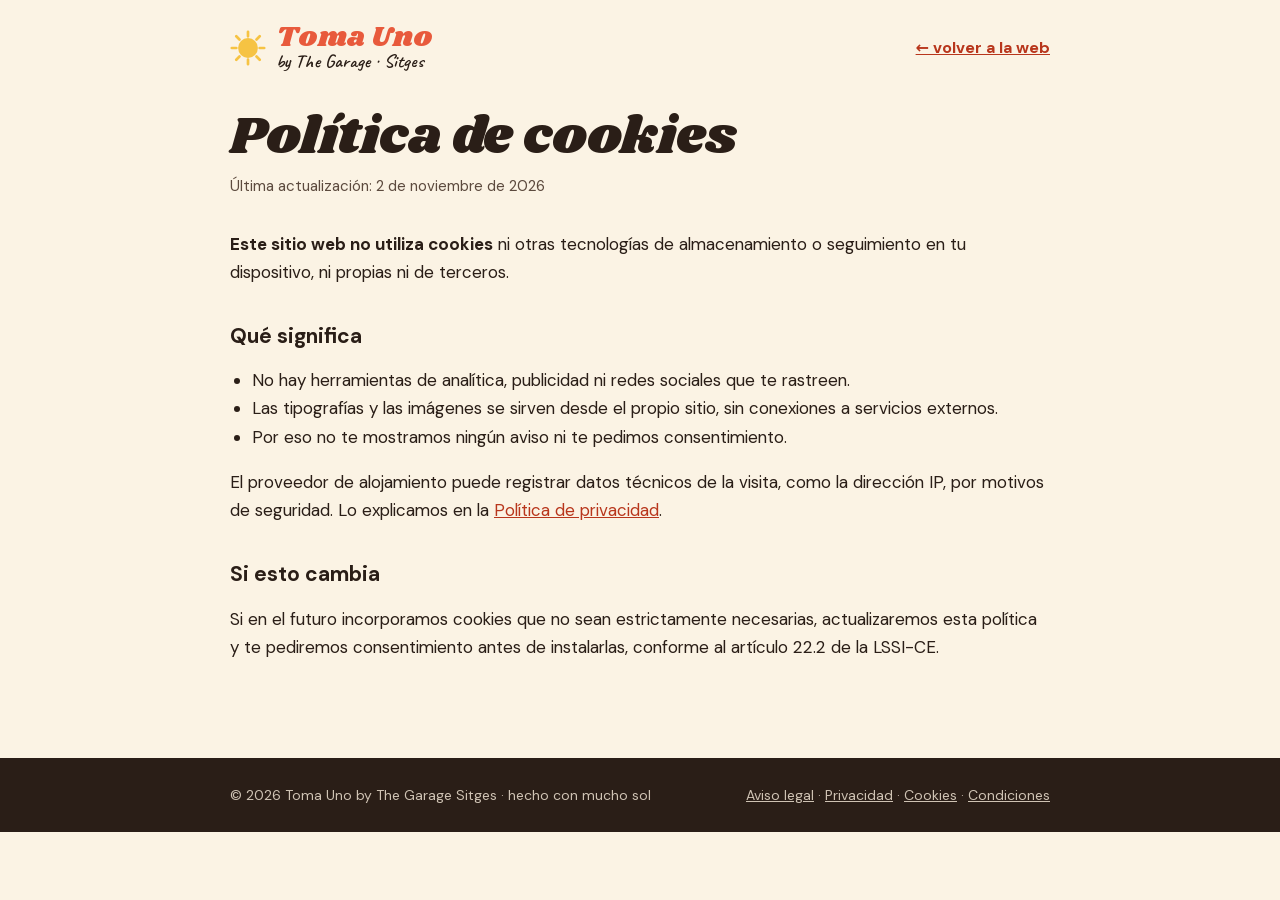
<file: cookies.html>
<!doctype html>
<html lang="es">
<head>
<meta charset="utf-8">
<meta name="viewport" content="width=device-width, initial-scale=1">
<title>Política de cookies · Toma Uno by The Garage</title>
<meta name="description" content="Este sitio web no utiliza cookies.">
<link rel="canonical" href="https://thegarage-sitges.com/cookies.html">
<meta name="robots" content="index, follow">
<link rel="stylesheet" href="fonts/fonts.css">
<style>
body{margin:0;font-family:'DM Sans',system-ui,sans-serif;color:#2A1E17;background:#FBF3E4}
a{color:#B8361C}a:hover{color:#8A2410}
header,main,footer>div{max-width:820px;margin:0 auto;padding-left:24px;padding-right:24px}
header{padding-top:24px;padding-bottom:8px;display:flex;flex-wrap:wrap;justify-content:space-between;align-items:center;gap:12px}
.logo{display:inline-flex;align-items:center;gap:10px;text-decoration:none;color:#2A1E17}
.logo b{font-family:Shrikhand,serif;font-weight:400;font-size:28px;color:#E85A3C}
.logo i{font-family:Caveat,cursive;font-style:normal;font-size:19px}
main{padding-top:32px;padding-bottom:80px}
h1{font-family:Shrikhand,serif;font-weight:400;font-size:clamp(36px,6vw,52px);line-height:1.05;margin:0 0 8px}
.fecha{margin:0 0 32px;color:#5C4A3E;font-size:15px}
h2{font-size:21px;margin:36px 0 10px}
p,li{font-size:17px;line-height:1.65}
ul,ol{padding-left:22px}
.ficha{background:#fff;border:2px solid #2A1E17;border-radius:16px;padding:18px 22px}
.ficha p{margin:4px 0}
footer{background:#2A1E17;color:#CFC3B4;font-size:14px}
footer>div{padding-top:28px;padding-bottom:28px;display:flex;flex-wrap:wrap;justify-content:space-between;gap:12px}
footer a{color:#CFC3B4}
</style>
</head>
<body>
<header>
<a class="logo" href="./"><svg aria-hidden="true" width="36" height="36" viewBox="0 0 40 40"><circle cx="20" cy="20" r="11" fill="#F6C343"></circle><g stroke="#F6C343" stroke-width="3" stroke-linecap="round"><path d="M20 2v5M20 33v5M2 20h5M33 20h5M7 7l3.5 3.5M29.5 29.5L33 33M7 33l3.5-3.5M29.5 10.5L33 7"></path></g></svg><span style="display:flex;flex-direction:column;line-height:1"><b>Toma Uno</b><i>by The Garage · Sitges</i></span></a>
<a href="./" style="font-weight:700">← volver a la web</a>
</header>
<main>
<h1>Política de cookies</h1>
<p class="fecha">Última actualización: 2 de noviembre de 2026</p>
<p><strong>Este sitio web no utiliza cookies</strong> ni otras tecnologías de almacenamiento o seguimiento en tu dispositivo, ni propias ni de terceros.</p>

<h2>Qué significa</h2>
<ul>
<li>No hay herramientas de analítica, publicidad ni redes sociales que te rastreen.</li>
<li>Las tipografías y las imágenes se sirven desde el propio sitio, sin conexiones a servicios externos.</li>
<li>Por eso no te mostramos ningún aviso ni te pedimos consentimiento.</li>
</ul>
<p>El proveedor de alojamiento puede registrar datos técnicos de la visita, como la dirección IP, por motivos de seguridad. Lo explicamos en la <a href="privacidad.html">Política de privacidad</a>.</p>

<h2>Si esto cambia</h2>
<p>Si en el futuro incorporamos cookies que no sean estrictamente necesarias, actualizaremos esta política y te pediremos consentimiento antes de instalarlas, conforme al artículo 22.2 de la LSSI-CE.</p>

</main>
<footer><div>
<span>© 2026 Toma Uno by The Garage Sitges · hecho con mucho sol</span>
<span><a href="aviso-legal.html">Aviso legal</a> · <a href="privacidad.html">Privacidad</a> · <a href="cookies.html">Cookies</a> · <a href="condiciones.html">Condiciones</a></span>
</div></footer>
</body>
</html>
</file>
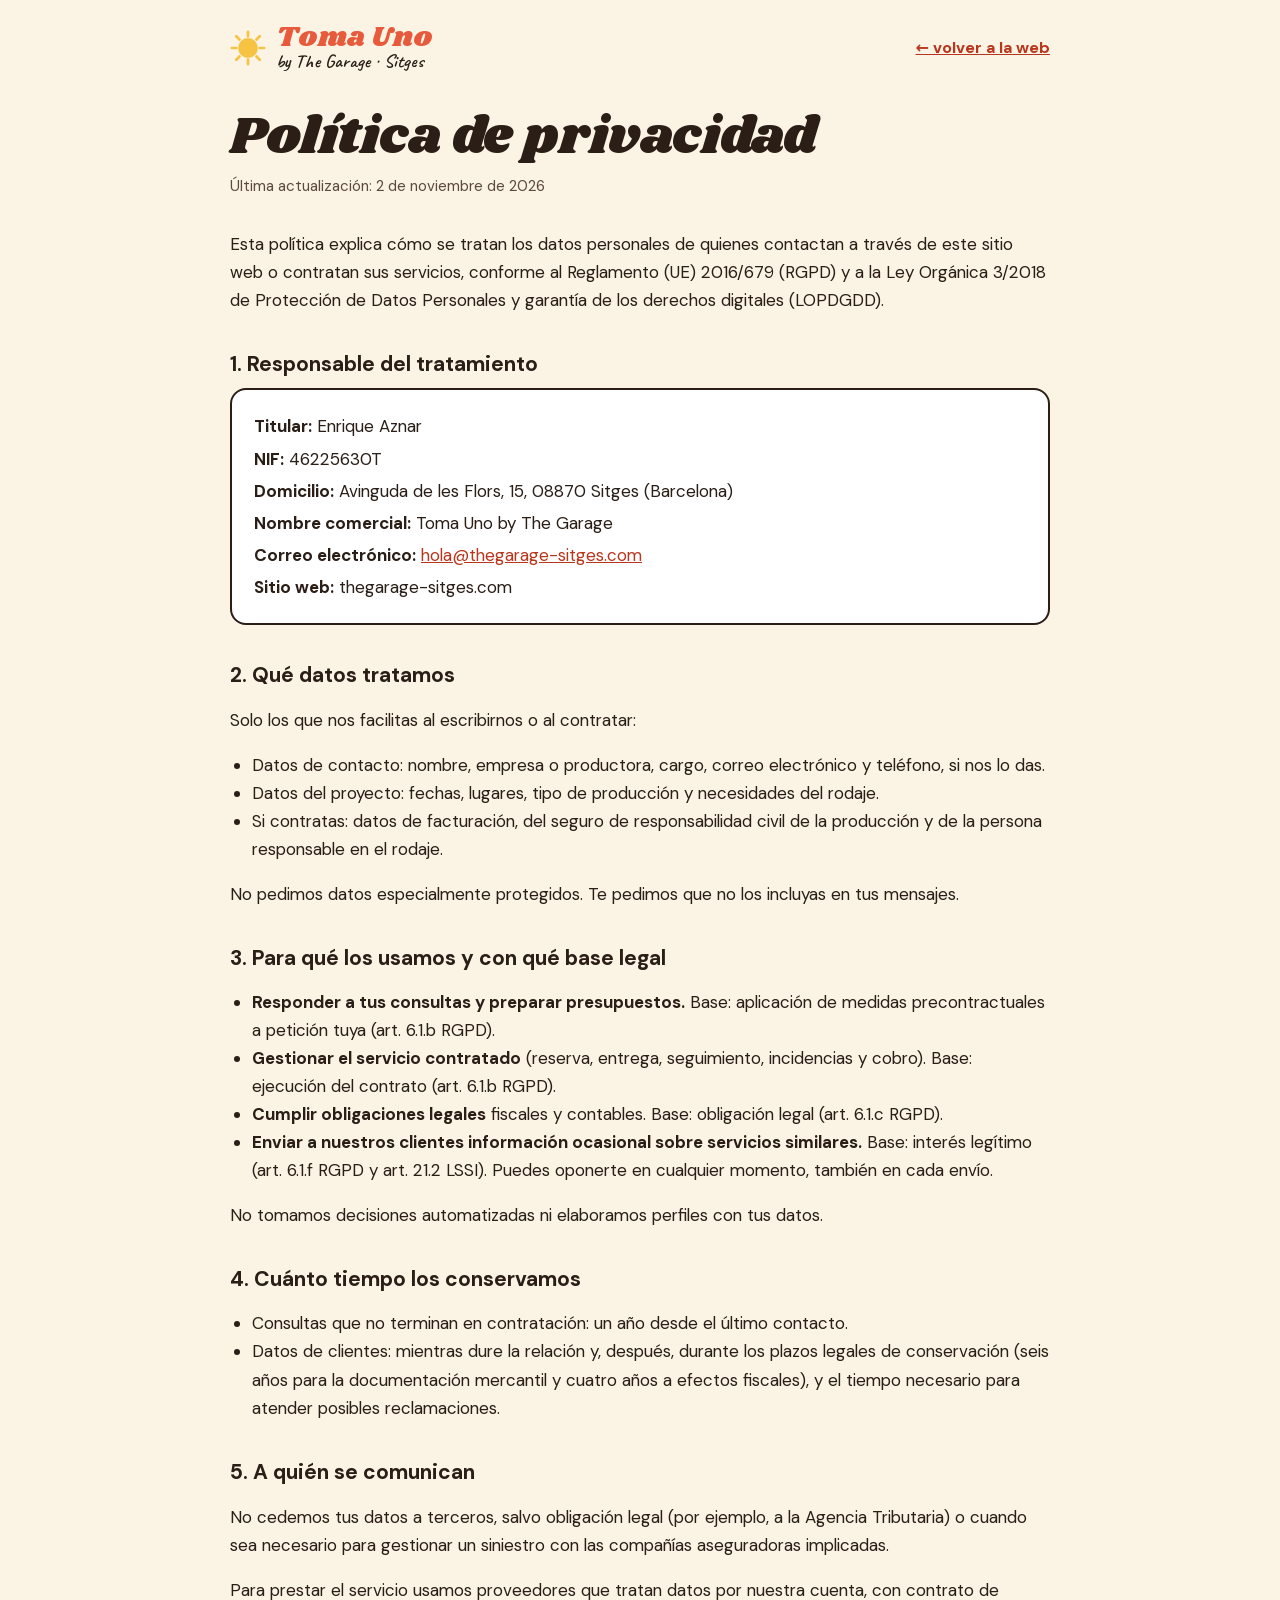
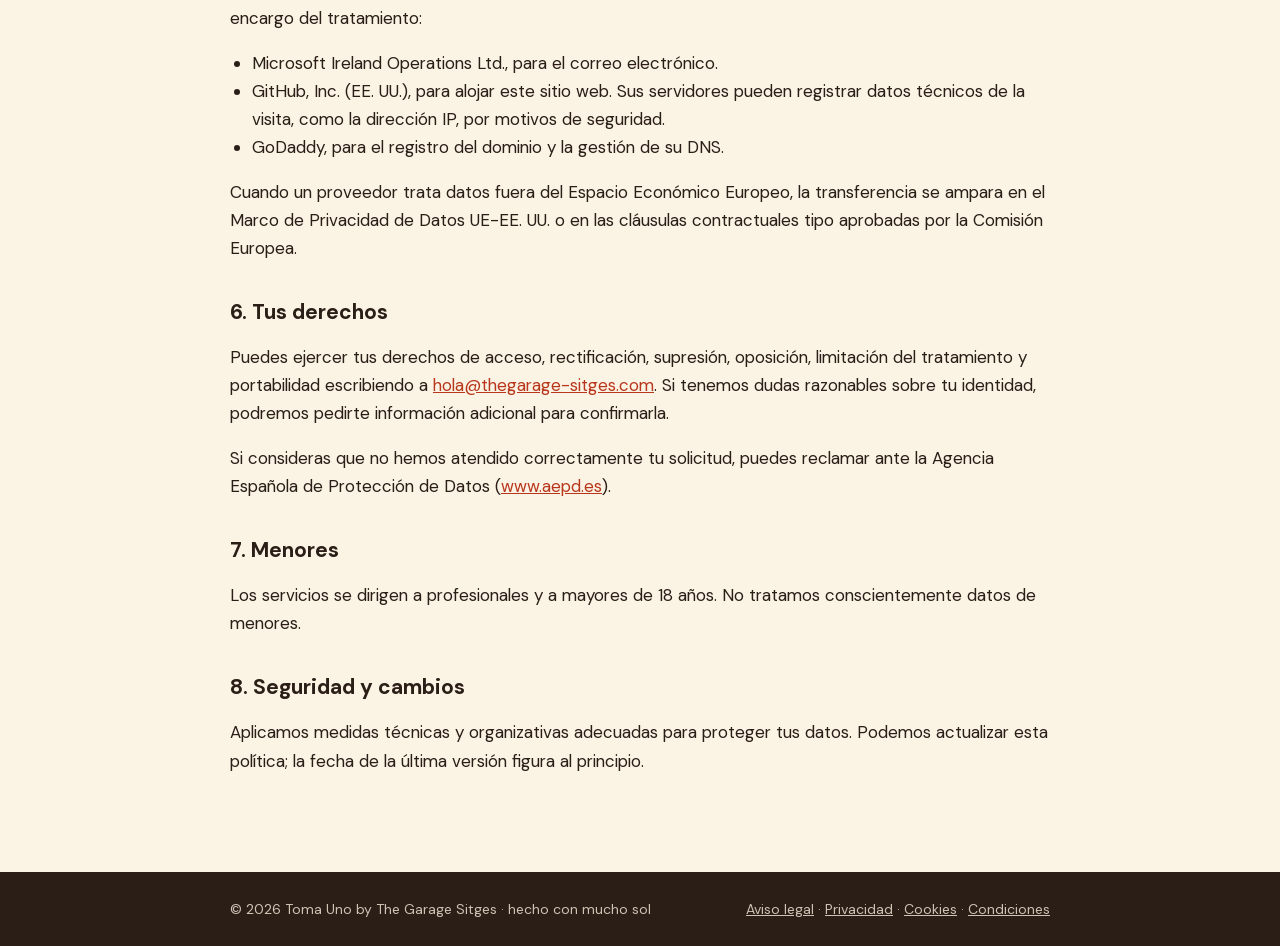
<file: privacidad.html>
<!doctype html>
<html lang="es">
<head>
<meta charset="utf-8">
<meta name="viewport" content="width=device-width, initial-scale=1">
<title>Política de privacidad · Toma Uno by The Garage</title>
<meta name="description" content="Cómo tratamos tus datos personales cuando nos contactas o contratas.">
<link rel="canonical" href="https://thegarage-sitges.com/privacidad.html">
<meta name="robots" content="index, follow">
<link rel="stylesheet" href="fonts/fonts.css">
<style>
body{margin:0;font-family:'DM Sans',system-ui,sans-serif;color:#2A1E17;background:#FBF3E4}
a{color:#B8361C}a:hover{color:#8A2410}
header,main,footer>div{max-width:820px;margin:0 auto;padding-left:24px;padding-right:24px}
header{padding-top:24px;padding-bottom:8px;display:flex;flex-wrap:wrap;justify-content:space-between;align-items:center;gap:12px}
.logo{display:inline-flex;align-items:center;gap:10px;text-decoration:none;color:#2A1E17}
.logo b{font-family:Shrikhand,serif;font-weight:400;font-size:28px;color:#E85A3C}
.logo i{font-family:Caveat,cursive;font-style:normal;font-size:19px}
main{padding-top:32px;padding-bottom:80px}
h1{font-family:Shrikhand,serif;font-weight:400;font-size:clamp(36px,6vw,52px);line-height:1.05;margin:0 0 8px}
.fecha{margin:0 0 32px;color:#5C4A3E;font-size:15px}
h2{font-size:21px;margin:36px 0 10px}
p,li{font-size:17px;line-height:1.65}
ul,ol{padding-left:22px}
.ficha{background:#fff;border:2px solid #2A1E17;border-radius:16px;padding:18px 22px}
.ficha p{margin:4px 0}
footer{background:#2A1E17;color:#CFC3B4;font-size:14px}
footer>div{padding-top:28px;padding-bottom:28px;display:flex;flex-wrap:wrap;justify-content:space-between;gap:12px}
footer a{color:#CFC3B4}
</style>
</head>
<body>
<header>
<a class="logo" href="./"><svg aria-hidden="true" width="36" height="36" viewBox="0 0 40 40"><circle cx="20" cy="20" r="11" fill="#F6C343"></circle><g stroke="#F6C343" stroke-width="3" stroke-linecap="round"><path d="M20 2v5M20 33v5M2 20h5M33 20h5M7 7l3.5 3.5M29.5 29.5L33 33M7 33l3.5-3.5M29.5 10.5L33 7"></path></g></svg><span style="display:flex;flex-direction:column;line-height:1"><b>Toma Uno</b><i>by The Garage · Sitges</i></span></a>
<a href="./" style="font-weight:700">← volver a la web</a>
</header>
<main>
<h1>Política de privacidad</h1>
<p class="fecha">Última actualización: 2 de noviembre de 2026</p>
<p>Esta política explica cómo se tratan los datos personales de quienes contactan a través de este sitio web o contratan sus servicios, conforme al Reglamento (UE) 2016/679 (RGPD) y a la Ley Orgánica 3/2018 de Protección de Datos Personales y garantía de los derechos digitales (LOPDGDD).</p>

<h2>1. Responsable del tratamiento</h2>
<div class="ficha">
<p><strong>Titular:</strong> Enrique Aznar</p>
<p><strong>NIF:</strong> 46225630T</p>
<p><strong>Domicilio:</strong> Avinguda de les Flors, 15, 08870 Sitges (Barcelona)</p>
<p><strong>Nombre comercial:</strong> Toma Uno by The Garage</p>
<p><strong>Correo electrónico:</strong> <a href="mailto:hola@thegarage-sitges.com">hola@thegarage-sitges.com</a></p>
<p><strong>Sitio web:</strong> thegarage-sitges.com</p>
</div>

<h2>2. Qué datos tratamos</h2>
<p>Solo los que nos facilitas al escribirnos o al contratar:</p>
<ul>
<li>Datos de contacto: nombre, empresa o productora, cargo, correo electrónico y teléfono, si nos lo das.</li>
<li>Datos del proyecto: fechas, lugares, tipo de producción y necesidades del rodaje.</li>
<li>Si contratas: datos de facturación, del seguro de responsabilidad civil de la producción y de la persona responsable en el rodaje.</li>
</ul>
<p>No pedimos datos especialmente protegidos. Te pedimos que no los incluyas en tus mensajes.</p>

<h2>3. Para qué los usamos y con qué base legal</h2>
<ul>
<li><strong>Responder a tus consultas y preparar presupuestos.</strong> Base: aplicación de medidas precontractuales a petición tuya (art. 6.1.b RGPD).</li>
<li><strong>Gestionar el servicio contratado</strong> (reserva, entrega, seguimiento, incidencias y cobro). Base: ejecución del contrato (art. 6.1.b RGPD).</li>
<li><strong>Cumplir obligaciones legales</strong> fiscales y contables. Base: obligación legal (art. 6.1.c RGPD).</li>
<li><strong>Enviar a nuestros clientes información ocasional sobre servicios similares.</strong> Base: interés legítimo (art. 6.1.f RGPD y art. 21.2 LSSI). Puedes oponerte en cualquier momento, también en cada envío.</li>
</ul>
<p>No tomamos decisiones automatizadas ni elaboramos perfiles con tus datos.</p>

<h2>4. Cuánto tiempo los conservamos</h2>
<ul>
<li>Consultas que no terminan en contratación: un año desde el último contacto.</li>
<li>Datos de clientes: mientras dure la relación y, después, durante los plazos legales de conservación (seis años para la documentación mercantil y cuatro años a efectos fiscales), y el tiempo necesario para atender posibles reclamaciones.</li>
</ul>

<h2>5. A quién se comunican</h2>
<p>No cedemos tus datos a terceros, salvo obligación legal (por ejemplo, a la Agencia Tributaria) o cuando sea necesario para gestionar un siniestro con las compañías aseguradoras implicadas.</p>
<p>Para prestar el servicio usamos proveedores que tratan datos por nuestra cuenta, con contrato de encargo del tratamiento:</p>
<ul>
<li>Microsoft Ireland Operations Ltd., para el correo electrónico.</li>
<li>GitHub, Inc. (EE. UU.), para alojar este sitio web. Sus servidores pueden registrar datos técnicos de la visita, como la dirección IP, por motivos de seguridad.</li>
<li>GoDaddy, para el registro del dominio y la gestión de su DNS.</li>
</ul>
<p>Cuando un proveedor trata datos fuera del Espacio Económico Europeo, la transferencia se ampara en el Marco de Privacidad de Datos UE-EE. UU. o en las cláusulas contractuales tipo aprobadas por la Comisión Europea.</p>

<h2>6. Tus derechos</h2>
<p>Puedes ejercer tus derechos de acceso, rectificación, supresión, oposición, limitación del tratamiento y portabilidad escribiendo a <a href="mailto:hola@thegarage-sitges.com">hola@thegarage-sitges.com</a>. Si tenemos dudas razonables sobre tu identidad, podremos pedirte información adicional para confirmarla.</p>
<p>Si consideras que no hemos atendido correctamente tu solicitud, puedes reclamar ante la Agencia Española de Protección de Datos (<a href="https://www.aepd.es" rel="noopener">www.aepd.es</a>).</p>

<h2>7. Menores</h2>
<p>Los servicios se dirigen a profesionales y a mayores de 18 años. No tratamos conscientemente datos de menores.</p>

<h2>8. Seguridad y cambios</h2>
<p>Aplicamos medidas técnicas y organizativas adecuadas para proteger tus datos. Podemos actualizar esta política; la fecha de la última versión figura al principio.</p>

</main>
<footer><div>
<span>© 2026 Toma Uno by The Garage Sitges · hecho con mucho sol</span>
<span><a href="aviso-legal.html">Aviso legal</a> · <a href="privacidad.html">Privacidad</a> · <a href="cookies.html">Cookies</a> · <a href="condiciones.html">Condiciones</a></span>
</div></footer>
</body>
</html>
</file>
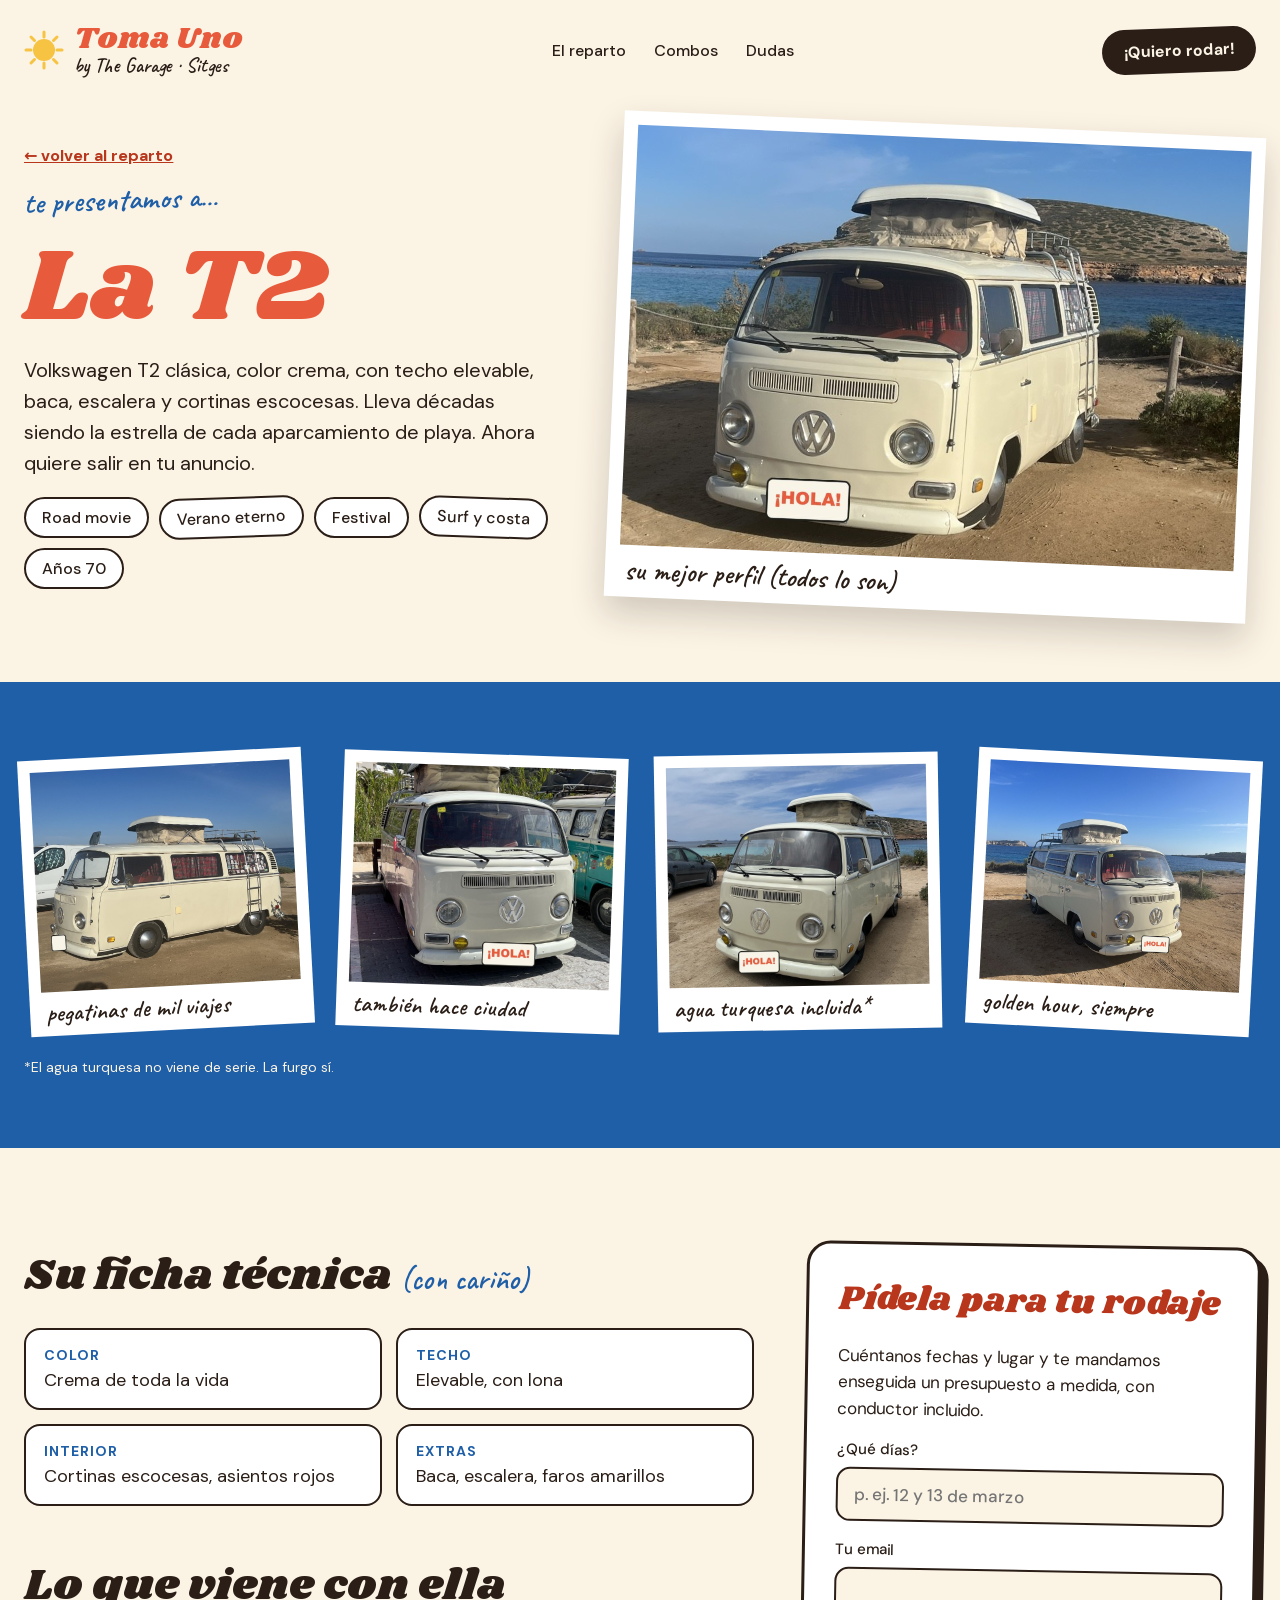
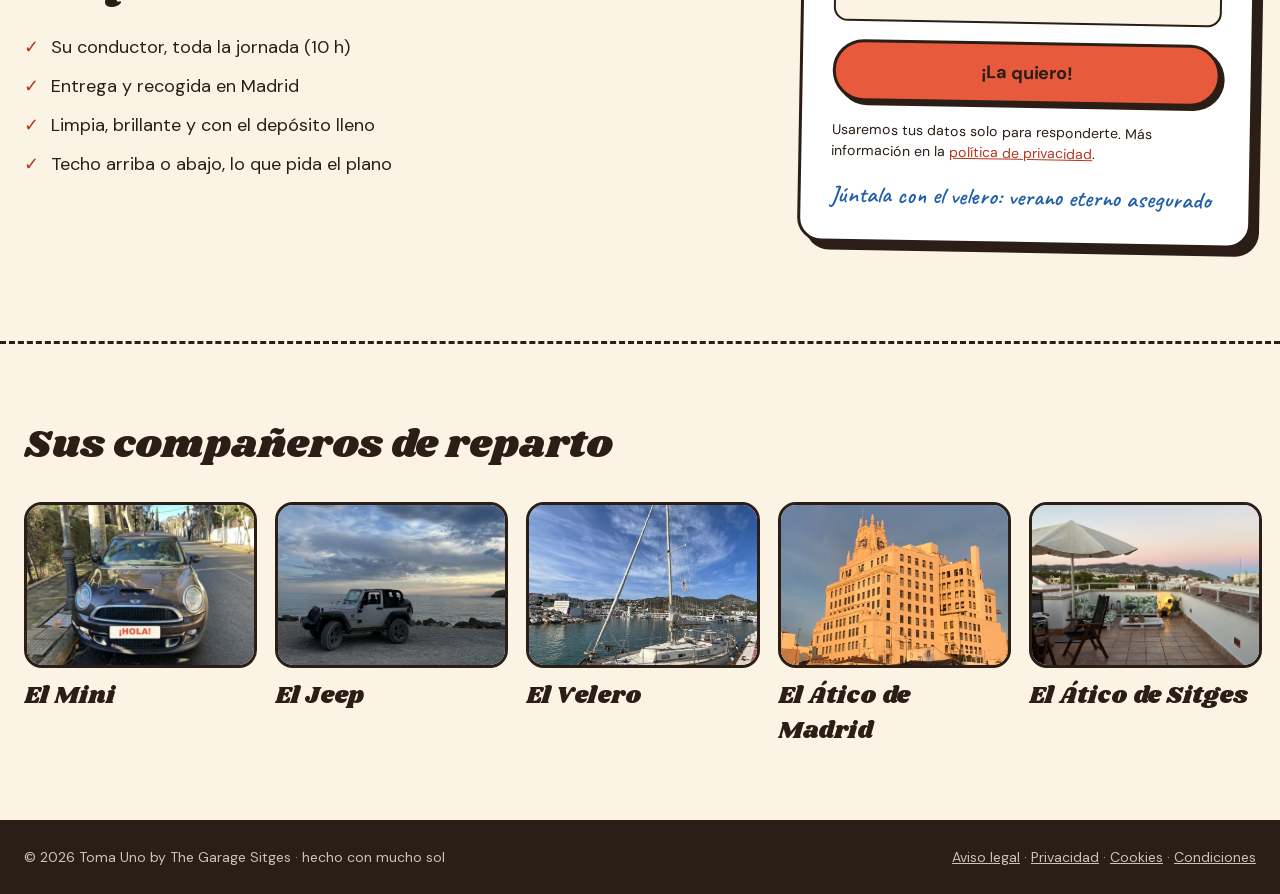
<file: t2.html>
<!doctype html>
<html lang="es">
<head>
<meta charset="utf-8">
<meta name="viewport" content="width=device-width, initial-scale=1">
<title>VW T2 para rodajes y eventos en Madrid y Sitges · Toma Uno by The Garage</title>
<meta name="description" content="Volkswagen T2 crema con techo elevable, baca y cortinas escocesas, siempre con conductor, para rodajes, publicidad, fotografía y eventos.">
<link rel="canonical" href="https://thegarage-sitges.com/t2.html">
<meta property="og:type" content="website">
<meta property="og:locale" content="es_ES">
<meta property="og:title" content="VW T2 para rodajes y eventos en Madrid y Sitges · Toma Uno by The Garage">
<meta property="og:description" content="Volkswagen T2 crema con techo elevable, baca y cortinas escocesas, siempre con conductor, para rodajes, publicidad, fotografía y eventos.">
<meta property="og:url" content="https://thegarage-sitges.com/t2.html">
<meta property="og:image" content="https://thegarage-sitges.com/img/t2-frontal.jpg">
<meta name="twitter:card" content="summary_large_image">
</head>
<body>
<link rel="stylesheet" href="fonts/fonts.css">
<style>
body{margin:0}
a{color:#B8361C}a:hover{color:#8A2410}
</style>
<div style="font-family: 'DM Sans', system-ui, sans-serif; color: #2A1E17; background: #FBF3E4; min-height: 100vh; overflow-x: hidden">

<header style="max-width: 1280px; margin: 0 auto; padding: 24px 24px; display: flex; flex-wrap: wrap; align-items: center; justify-content: space-between; gap: 16px">
<a href="index.html" style="display: inline-flex; align-items: center; gap: 10px; text-decoration: none; color: #2A1E17">
<svg aria-hidden="true" width="40" height="40" viewBox="0 0 40 40"><circle cx="20" cy="20" r="11" fill="#F6C343"></circle><g stroke="#F6C343" stroke-width="3" stroke-linecap="round"><path d="M20 2v5M20 33v5M2 20h5M33 20h5M7 7l3.5 3.5M29.5 29.5L33 33M7 33l3.5-3.5M29.5 10.5L33 7"></path></g></svg>
<span style="display: flex; flex-direction: column; line-height: 1"><span style="font-family: Shrikhand, serif; font-size: 30px; color: #E85A3C">Toma Uno</span><span style="font-family: Caveat, cursive; font-size: 20px; color: #2A1E17; margin-top: 2px">by The Garage · Sitges</span></span>
</a>
<nav aria-label="Principal" style="display: flex; flex-wrap: wrap; gap: 8px 28px; font-size: 16px; font-weight: 500">
<a href="index.html" style="color: #2A1E17; text-decoration: none">El reparto</a>
<a href="index.html" style="color: #2A1E17; text-decoration: none">Combos</a>
<a href="index.html" style="color: #2A1E17; text-decoration: none">Dudas</a>
</nav>
<a href="#reserva" style="background: #2A1E17; color: #FBF3E4; font-weight: 700; font-size: 16px; padding: 12px 22px; border-radius: 999px; text-decoration: none; min-height: 44px; box-sizing: border-box; display: inline-flex; align-items: center; transform: rotate(-2deg)">¡Quiero rodar!</a>
</header>

<section style="max-width: 1280px; margin: 0 auto; padding: 24px 24px 72px; display: flex; flex-wrap: wrap; gap: 48px; align-items: center">
<div style="flex: 1 1 420px; min-width: 0; display: flex; flex-direction: column; gap: 18px">
<a href="index.html" style="font-weight: 700; font-size: 16px">← volver al reparto</a>
<p style="margin: 0; font-family: Caveat, cursive; font-size: 30px; color: #1F5FA8; transform: rotate(-2deg); transform-origin: left">te presentamos a…</p>
<h1 style="margin: 0; font-family: Shrikhand, serif; font-weight: 400; font-size: clamp(56px, 8vw, 112px); line-height: 0.95; color: #E85A3C">La T2</h1>
<p style="margin: 0; font-size: 20px; line-height: 1.55; max-width: 520px">Volkswagen T2 clásica, color crema, con techo elevable, baca, escalera y cortinas escocesas. Lleva décadas siendo la estrella de cada aparcamiento de playa. Ahora quiere salir en tu anuncio.</p>
<div style="display: flex; flex-wrap: wrap; gap: 10px">
<span style="background: #FFFFFF; border: 2px solid #2A1E17; border-radius: 999px; padding: 8px 16px; font-weight: 500">Road movie</span>
<span style="background: #FFFFFF; border: 2px solid #2A1E17; border-radius: 999px; padding: 8px 16px; font-weight: 500; transform: rotate(-2deg)">Verano eterno</span>
<span style="background: #FFFFFF; border: 2px solid #2A1E17; border-radius: 999px; padding: 8px 16px; font-weight: 500">Festival</span>
<span style="background: #FFFFFF; border: 2px solid #2A1E17; border-radius: 999px; padding: 8px 16px; font-weight: 500; transform: rotate(2deg)">Surf y costa</span>
<span style="background: #FFFFFF; border: 2px solid #2A1E17; border-radius: 999px; padding: 8px 16px; font-weight: 500">Años 70</span>
</div>
</div>
<div style="flex: 1 1 520px; min-width: 0; position: relative">
<figure style="margin: 0; background: #FFFFFF; padding: 14px 14px 52px; box-shadow: 0 16px 34px rgba(42,30,23,0.2); transform: rotate(2.5deg); position: relative">
<img src="img/t2-frontal.jpg" alt="La T2 de frente con el techo elevado y una isla al fondo" style="display: block; width: 100%; height: 420px; object-fit: cover">
<figcaption style="position: absolute; left: 20px; bottom: 10px; font-family: Caveat, cursive; font-size: 28px">su mejor perfil (todos lo son)</figcaption>
</figure>
</div>
</section>

<section aria-label="Más fotos" style="background: #1F5FA8; padding: 72px 24px">
<div style="max-width: 1280px; margin: 0 auto; display: grid; grid-template-columns: repeat(auto-fit, minmax(260px, 1fr)); gap: 32px">
<figure style="margin: 0; background: #FFFFFF; padding: 12px 12px 44px; transform: rotate(-3deg); position: relative">
<img src="img/t2-lateral.jpg" alt="La T2 de lado con escalera y pegatinas" style="display: block; width: 100%; height: 220px; object-fit: cover">
<figcaption style="position: absolute; left: 16px; bottom: 8px; font-family: Caveat, cursive; font-size: 24px">pegatinas de mil viajes</figcaption>
</figure>
<figure style="margin: 0; background: #FFFFFF; padding: 12px 12px 44px; transform: rotate(2deg); position: relative">
<img src="img/t2-palmeras.jpg" alt="La T2 aparcada entre palmeras" style="display: block; width: 100%; height: 220px; object-fit: cover">
<figcaption style="position: absolute; left: 16px; bottom: 8px; font-family: Caveat, cursive; font-size: 24px">también hace ciudad</figcaption>
</figure>
<figure style="margin: 0; background: #FFFFFF; padding: 12px 12px 44px; transform: rotate(-1deg); position: relative">
<img src="img/t2-cala.jpg" alt="La T2 junto a una cala de agua turquesa" style="display: block; width: 100%; height: 220px; object-fit: cover; object-position: center 70%">
<figcaption style="position: absolute; left: 16px; bottom: 8px; font-family: Caveat, cursive; font-size: 24px">agua turquesa incluida*</figcaption>
</figure>
<figure style="margin: 0; background: #FFFFFF; padding: 12px 12px 44px; transform: rotate(3deg); position: relative">
<img src="img/t2-mar.jpg" alt="La T2 de tres cuartos frente al mar" style="display: block; width: 100%; height: 220px; object-fit: cover">
<figcaption style="position: absolute; left: 16px; bottom: 8px; font-family: Caveat, cursive; font-size: 24px">golden hour, siempre</figcaption>
</figure>
</div>
<p style="max-width: 1280px; margin: 28px auto 0; font-size: 14px; color: #FBF3E4">*El agua turquesa no viene de serie. La furgo sí.</p>
</section>

<section>
<div style="max-width: 1280px; margin: 0 auto; padding: 96px 24px; display: flex; flex-wrap: wrap; gap: 48px; align-items: flex-start">
<div style="flex: 3 1 560px; min-width: 0; display: flex; flex-direction: column; gap: 48px">
<div style="display: flex; flex-direction: column; gap: 20px">
<h2 style="margin: 0; font-family: Shrikhand, serif; font-weight: 400; font-size: 44px">Su ficha técnica <span style="font-family: Caveat, cursive; font-size: 30px; color: #1F5FA8">(con cariño)</span></h2>
<dl style="margin: 0; display: grid; grid-template-columns: repeat(auto-fit, minmax(240px, 1fr)); gap: 14px">
<div style="background: #FFFFFF; border: 2px solid #2A1E17; border-radius: 16px; padding: 16px 18px"><dt style="font-size: 14px; font-weight: 700; text-transform: uppercase; letter-spacing: 1px; color: #1F5FA8">Color</dt><dd style="margin: 4px 0 0; font-size: 18px">Crema de toda la vida</dd></div>
<div style="background: #FFFFFF; border: 2px solid #2A1E17; border-radius: 16px; padding: 16px 18px"><dt style="font-size: 14px; font-weight: 700; text-transform: uppercase; letter-spacing: 1px; color: #1F5FA8">Techo</dt><dd style="margin: 4px 0 0; font-size: 18px">Elevable, con lona</dd></div>
<div style="background: #FFFFFF; border: 2px solid #2A1E17; border-radius: 16px; padding: 16px 18px"><dt style="font-size: 14px; font-weight: 700; text-transform: uppercase; letter-spacing: 1px; color: #1F5FA8">Interior</dt><dd style="margin: 4px 0 0; font-size: 18px">Cortinas escocesas, asientos rojos</dd></div>
<div style="background: #FFFFFF; border: 2px solid #2A1E17; border-radius: 16px; padding: 16px 18px"><dt style="font-size: 14px; font-weight: 700; text-transform: uppercase; letter-spacing: 1px; color: #1F5FA8">Extras</dt><dd style="margin: 4px 0 0; font-size: 18px">Baca, escalera, faros amarillos</dd></div>
</dl>
</div>
<div style="display: flex; flex-direction: column; gap: 16px">
<h2 style="margin: 0; font-family: Shrikhand, serif; font-weight: 400; font-size: 44px">Lo que viene con ella</h2>
<ul style="margin: 0; padding: 0; list-style: none; display: flex; flex-direction: column; gap: 12px; font-size: 18px; line-height: 1.5">
<li style="display: flex; gap: 12px"><span aria-hidden="true" style="color: #B8361C; font-weight: 700">✓</span>Su conductor, toda la jornada (10 h)</li>
<li style="display: flex; gap: 12px"><span aria-hidden="true" style="color: #B8361C; font-weight: 700">✓</span>Entrega y recogida en Madrid</li>
<li style="display: flex; gap: 12px"><span aria-hidden="true" style="color: #B8361C; font-weight: 700">✓</span>Limpia, brillante y con el depósito lleno</li>
<li style="display: flex; gap: 12px"><span aria-hidden="true" style="color: #B8361C; font-weight: 700">✓</span>Techo arriba o abajo, lo que pida el plano</li>
</ul>
</div>
</div>

<aside id="reserva" style="flex: 2 1 340px; min-width: 0">
<div style="background: #FFFFFF; border: 3px solid #2A1E17; border-radius: 24px; box-shadow: 8px 8px 0 #2A1E17; padding: 30px; display: flex; flex-direction: column; gap: 18px; transform: rotate(1deg)">
<h2 style="margin: 0; font-family: Shrikhand, serif; font-weight: 400; font-size: 34px; color: #B8361C">Pídela para tu rodaje</h2>
<p style="margin: 0; font-size: 17px; line-height: 1.55">Cuéntanos fechas y lugar y te mandamos enseguida un presupuesto a medida, con conductor incluido.</p>
<label style="display: flex; flex-direction: column; gap: 8px; font-size: 15px; font-weight: 500">¿Qué días?<input type="text" placeholder="p. ej. 12 y 13 de marzo" style="font: inherit; font-size: 17px; padding: 14px 16px; min-height: 48px; box-sizing: border-box; border-radius: 14px; border: 2px solid #2A1E17; background: #FBF3E4; color: #2A1E17"></label>
<label style="display: flex; flex-direction: column; gap: 8px; font-size: 15px; font-weight: 500">Tu email<input type="email" style="font: inherit; font-size: 17px; padding: 14px 16px; min-height: 48px; box-sizing: border-box; border-radius: 14px; border: 2px solid #2A1E17; background: #FBF3E4; color: #2A1E17"></label>
<button type="submit" style="font: inherit; font-size: 18px; font-weight: 700; padding: 16px 28px; min-height: 48px; border: 3px solid #2A1E17; border-radius: 999px; background: #E85A3C; color: #2A1E17; cursor: pointer; box-shadow: 4px 4px 0 #2A1E17">¡La quiero!</button>
<p style="margin: 0; font-size: 14px; line-height: 1.5">Usaremos tus datos solo para responderte. Más información en la <a href="privacidad.html">política de privacidad</a>.</p>
<p style="margin: 0; font-family: Caveat, cursive; font-size: 24px; color: #1F5FA8">Júntala con el velero: verano eterno asegurado</p>
</div>
</aside>
</div>
</section>

<section style="border-top: 3px dashed #2A1E17">
<div style="max-width: 1280px; margin: 0 auto; padding: 72px 24px; display: flex; flex-direction: column; gap: 28px">
<h2 style="margin: 0; font-family: Shrikhand, serif; font-weight: 400; font-size: 40px">Sus compañeros de reparto</h2>
<div style="display: grid; grid-template-columns: repeat(auto-fit, minmax(180px, 1fr)); gap: 24px">
<a href="index.html" style="display: flex; flex-direction: column; gap: 10px; text-decoration: none; color: #2A1E17"><img src="img/mini-frontal.jpg" alt="" style="display: block; width: 100%; height: 160px; object-fit: cover; border: 3px solid #2A1E17; border-radius: 18px"><span style="font-family: Shrikhand, serif; font-size: 24px">El Mini</span></a>
<a href="index.html" style="display: flex; flex-direction: column; gap: 10px; text-decoration: none; color: #2A1E17"><img src="img/jeep-cielo.jpg" alt="" style="display: block; width: 100%; height: 160px; object-fit: cover; object-position: center 70%; border: 3px solid #2A1E17; border-radius: 18px"><span style="font-family: Shrikhand, serif; font-size: 24px">El Jeep</span></a>
<a href="index.html" style="display: flex; flex-direction: column; gap: 10px; text-decoration: none; color: #2A1E17"><img src="img/velero-proa.jpg" alt="" style="display: block; width: 100%; height: 160px; object-fit: cover; border: 3px solid #2A1E17; border-radius: 18px"><span style="font-family: Shrikhand, serif; font-size: 24px">El Velero</span></a>
<a href="index.html" style="display: flex; flex-direction: column; gap: 10px; text-decoration: none; color: #2A1E17"><img src="img/atico-madrid-hora-dorada.jpg" alt="" style="display: block; width: 100%; height: 160px; object-fit: cover; object-position: center 40%; border: 3px solid #2A1E17; border-radius: 18px"><span style="font-family: Shrikhand, serif; font-size: 24px">El Ático de Madrid</span></a>
<a href="index.html" style="display: flex; flex-direction: column; gap: 10px; text-decoration: none; color: #2A1E17"><img src="img/atico-sitges-terraza.jpg" alt="" style="display: block; width: 100%; height: 160px; object-fit: cover; border: 3px solid #2A1E17; border-radius: 18px"><span style="font-family: Shrikhand, serif; font-size: 24px">El Ático de Sitges</span></a>
</div>
</div>
</section>

<footer style="background: #2A1E17; color: #CFC3B4">
<div style="max-width: 1280px; margin: 0 auto; padding: 28px 24px; display: flex; flex-wrap: wrap; justify-content: space-between; gap: 12px; font-size: 14px">
<span>© 2026 Toma Uno by The Garage Sitges · hecho con mucho sol</span>
<span><a href="aviso-legal.html" style="color: #CFC3B4">Aviso legal</a> · <a href="privacidad.html" style="color: #CFC3B4">Privacidad</a> · <a href="cookies.html" style="color: #CFC3B4">Cookies</a> · <a href="condiciones.html" style="color: #CFC3B4">Condiciones</a></span>
</div>
</footer>

</div>
</body>
</html>
</file>
<file: fonts/fonts.css>
/* latin-ext */
@font-face {
  font-family: 'Caveat';
  font-style: normal;
  font-weight: 600;
  font-display: swap;
  src: url(Caveat-600-latin-ext.woff2) format('woff2');
  unicode-range: U+0100-02BA, U+02BD-02C5, U+02C7-02CC, U+02CE-02D7, U+02DD-02FF, U+0304, U+0308, U+0329, U+1D00-1DBF, U+1E00-1E9F, U+1EF2-1EFF, U+2020, U+20A0-20AB, U+20AD-20C4, U+2113, U+2C60-2C7F, U+A720-A7FF;
}
/* latin */
@font-face {
  font-family: 'Caveat';
  font-style: normal;
  font-weight: 600;
  font-display: swap;
  src: url(Caveat-600-latin.woff2) format('woff2');
  unicode-range: U+0000-00FF, U+0131, U+0152-0153, U+02BB-02BC, U+02C6, U+02DA, U+02DC, U+0304, U+0308, U+0329, U+2000-206F, U+20AC, U+2122, U+2191, U+2193, U+2212, U+2215, U+FEFF, U+FFFD;
}
/* latin-ext */
@font-face {
  font-family: 'Caveat';
  font-style: normal;
  font-weight: 700;
  font-display: swap;
  src: url(Caveat-600-latin-ext.woff2) format('woff2');
  unicode-range: U+0100-02BA, U+02BD-02C5, U+02C7-02CC, U+02CE-02D7, U+02DD-02FF, U+0304, U+0308, U+0329, U+1D00-1DBF, U+1E00-1E9F, U+1EF2-1EFF, U+2020, U+20A0-20AB, U+20AD-20C4, U+2113, U+2C60-2C7F, U+A720-A7FF;
}
/* latin */
@font-face {
  font-family: 'Caveat';
  font-style: normal;
  font-weight: 700;
  font-display: swap;
  src: url(Caveat-600-latin.woff2) format('woff2');
  unicode-range: U+0000-00FF, U+0131, U+0152-0153, U+02BB-02BC, U+02C6, U+02DA, U+02DC, U+0304, U+0308, U+0329, U+2000-206F, U+20AC, U+2122, U+2191, U+2193, U+2212, U+2215, U+FEFF, U+FFFD;
}
/* latin-ext */
@font-face {
  font-family: 'DM Sans';
  font-style: normal;
  font-weight: 400;
  font-display: swap;
  src: url(DMSans-400-latin-ext.woff2) format('woff2');
  unicode-range: U+0100-02BA, U+02BD-02C5, U+02C7-02CC, U+02CE-02D7, U+02DD-02FF, U+0304, U+0308, U+0329, U+1D00-1DBF, U+1E00-1E9F, U+1EF2-1EFF, U+2020, U+20A0-20AB, U+20AD-20C4, U+2113, U+2C60-2C7F, U+A720-A7FF;
}
/* latin */
@font-face {
  font-family: 'DM Sans';
  font-style: normal;
  font-weight: 400;
  font-display: swap;
  src: url(DMSans-400-latin.woff2) format('woff2');
  unicode-range: U+0000-00FF, U+0131, U+0152-0153, U+02BB-02BC, U+02C6, U+02DA, U+02DC, U+0304, U+0308, U+0329, U+2000-206F, U+20AC, U+2122, U+2191, U+2193, U+2212, U+2215, U+FEFF, U+FFFD;
}
/* latin-ext */
@font-face {
  font-family: 'DM Sans';
  font-style: normal;
  font-weight: 500;
  font-display: swap;
  src: url(DMSans-400-latin-ext.woff2) format('woff2');
  unicode-range: U+0100-02BA, U+02BD-02C5, U+02C7-02CC, U+02CE-02D7, U+02DD-02FF, U+0304, U+0308, U+0329, U+1D00-1DBF, U+1E00-1E9F, U+1EF2-1EFF, U+2020, U+20A0-20AB, U+20AD-20C4, U+2113, U+2C60-2C7F, U+A720-A7FF;
}
/* latin */
@font-face {
  font-family: 'DM Sans';
  font-style: normal;
  font-weight: 500;
  font-display: swap;
  src: url(DMSans-400-latin.woff2) format('woff2');
  unicode-range: U+0000-00FF, U+0131, U+0152-0153, U+02BB-02BC, U+02C6, U+02DA, U+02DC, U+0304, U+0308, U+0329, U+2000-206F, U+20AC, U+2122, U+2191, U+2193, U+2212, U+2215, U+FEFF, U+FFFD;
}
/* latin-ext */
@font-face {
  font-family: 'DM Sans';
  font-style: normal;
  font-weight: 700;
  font-display: swap;
  src: url(DMSans-400-latin-ext.woff2) format('woff2');
  unicode-range: U+0100-02BA, U+02BD-02C5, U+02C7-02CC, U+02CE-02D7, U+02DD-02FF, U+0304, U+0308, U+0329, U+1D00-1DBF, U+1E00-1E9F, U+1EF2-1EFF, U+2020, U+20A0-20AB, U+20AD-20C4, U+2113, U+2C60-2C7F, U+A720-A7FF;
}
/* latin */
@font-face {
  font-family: 'DM Sans';
  font-style: normal;
  font-weight: 700;
  font-display: swap;
  src: url(DMSans-400-latin.woff2) format('woff2');
  unicode-range: U+0000-00FF, U+0131, U+0152-0153, U+02BB-02BC, U+02C6, U+02DA, U+02DC, U+0304, U+0308, U+0329, U+2000-206F, U+20AC, U+2122, U+2191, U+2193, U+2212, U+2215, U+FEFF, U+FFFD;
}
/* latin-ext */
@font-face {
  font-family: 'Shrikhand';
  font-style: normal;
  font-weight: 400;
  font-display: swap;
  src: url(Shrikhand-400-latin-ext.woff2) format('woff2');
  unicode-range: U+0100-02BA, U+02BD-02C5, U+02C7-02CC, U+02CE-02D7, U+02DD-02FF, U+0304, U+0308, U+0329, U+1D00-1DBF, U+1E00-1E9F, U+1EF2-1EFF, U+2020, U+20A0-20AB, U+20AD-20C4, U+2113, U+2C60-2C7F, U+A720-A7FF;
}
/* latin */
@font-face {
  font-family: 'Shrikhand';
  font-style: normal;
  font-weight: 400;
  font-display: swap;
  src: url(Shrikhand-400-latin.woff2) format('woff2');
  unicode-range: U+0000-00FF, U+0131, U+0152-0153, U+02BB-02BC, U+02C6, U+02DA, U+02DC, U+0304, U+0308, U+0329, U+2000-206F, U+20AC, U+2122, U+2191, U+2193, U+2212, U+2215, U+FEFF, U+FFFD;
}
</file>
